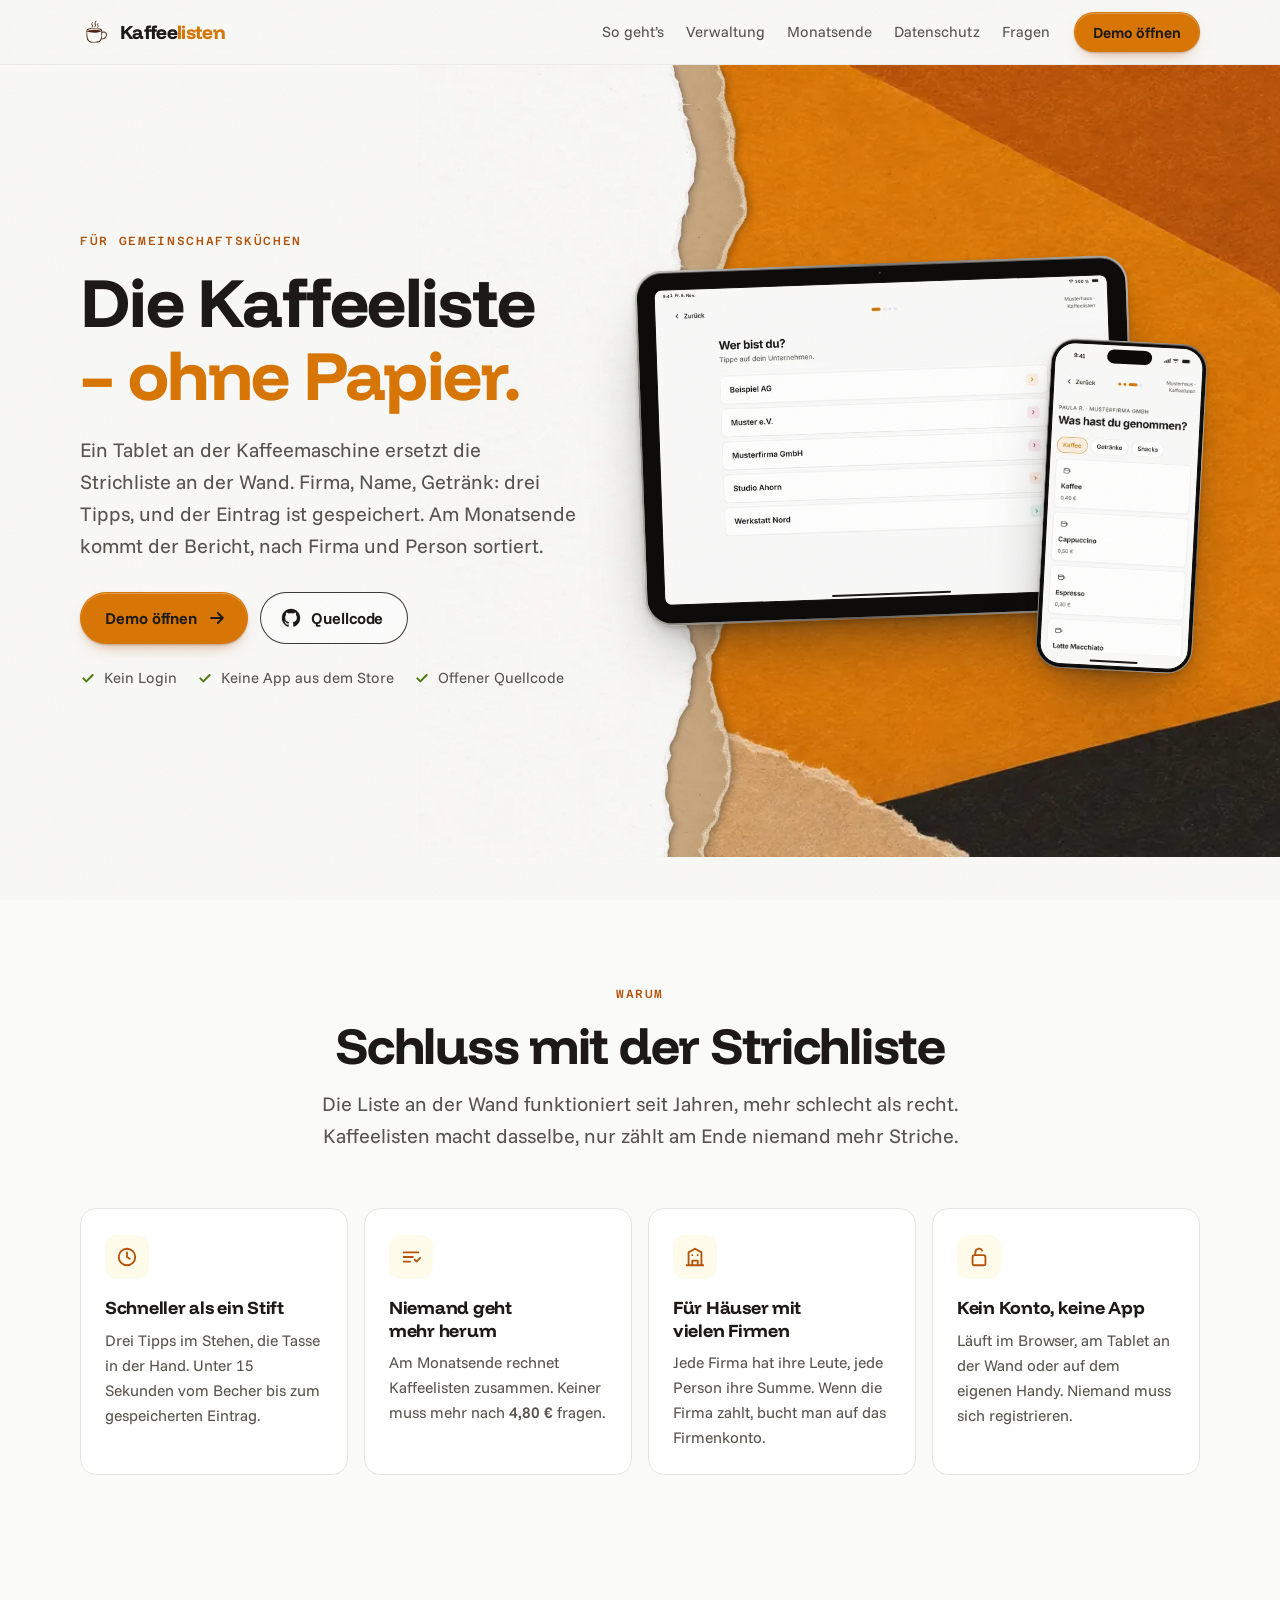
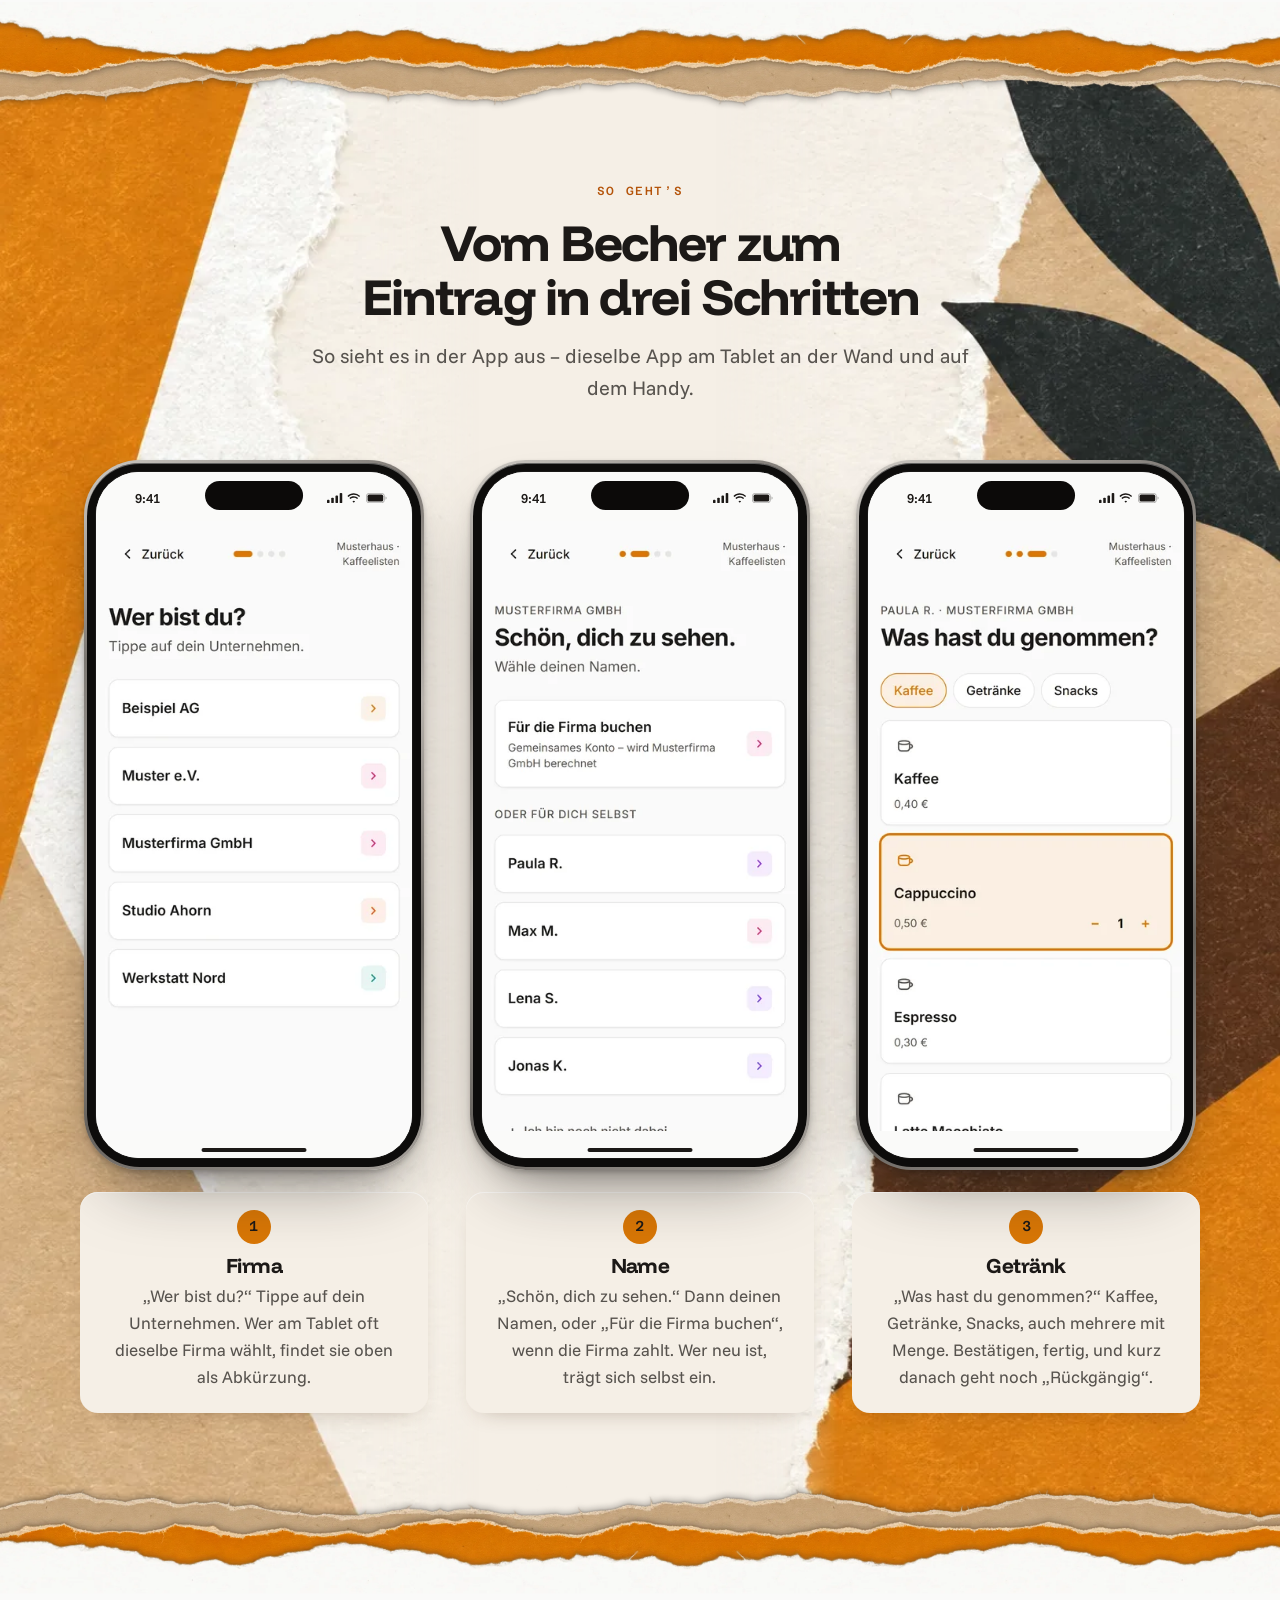
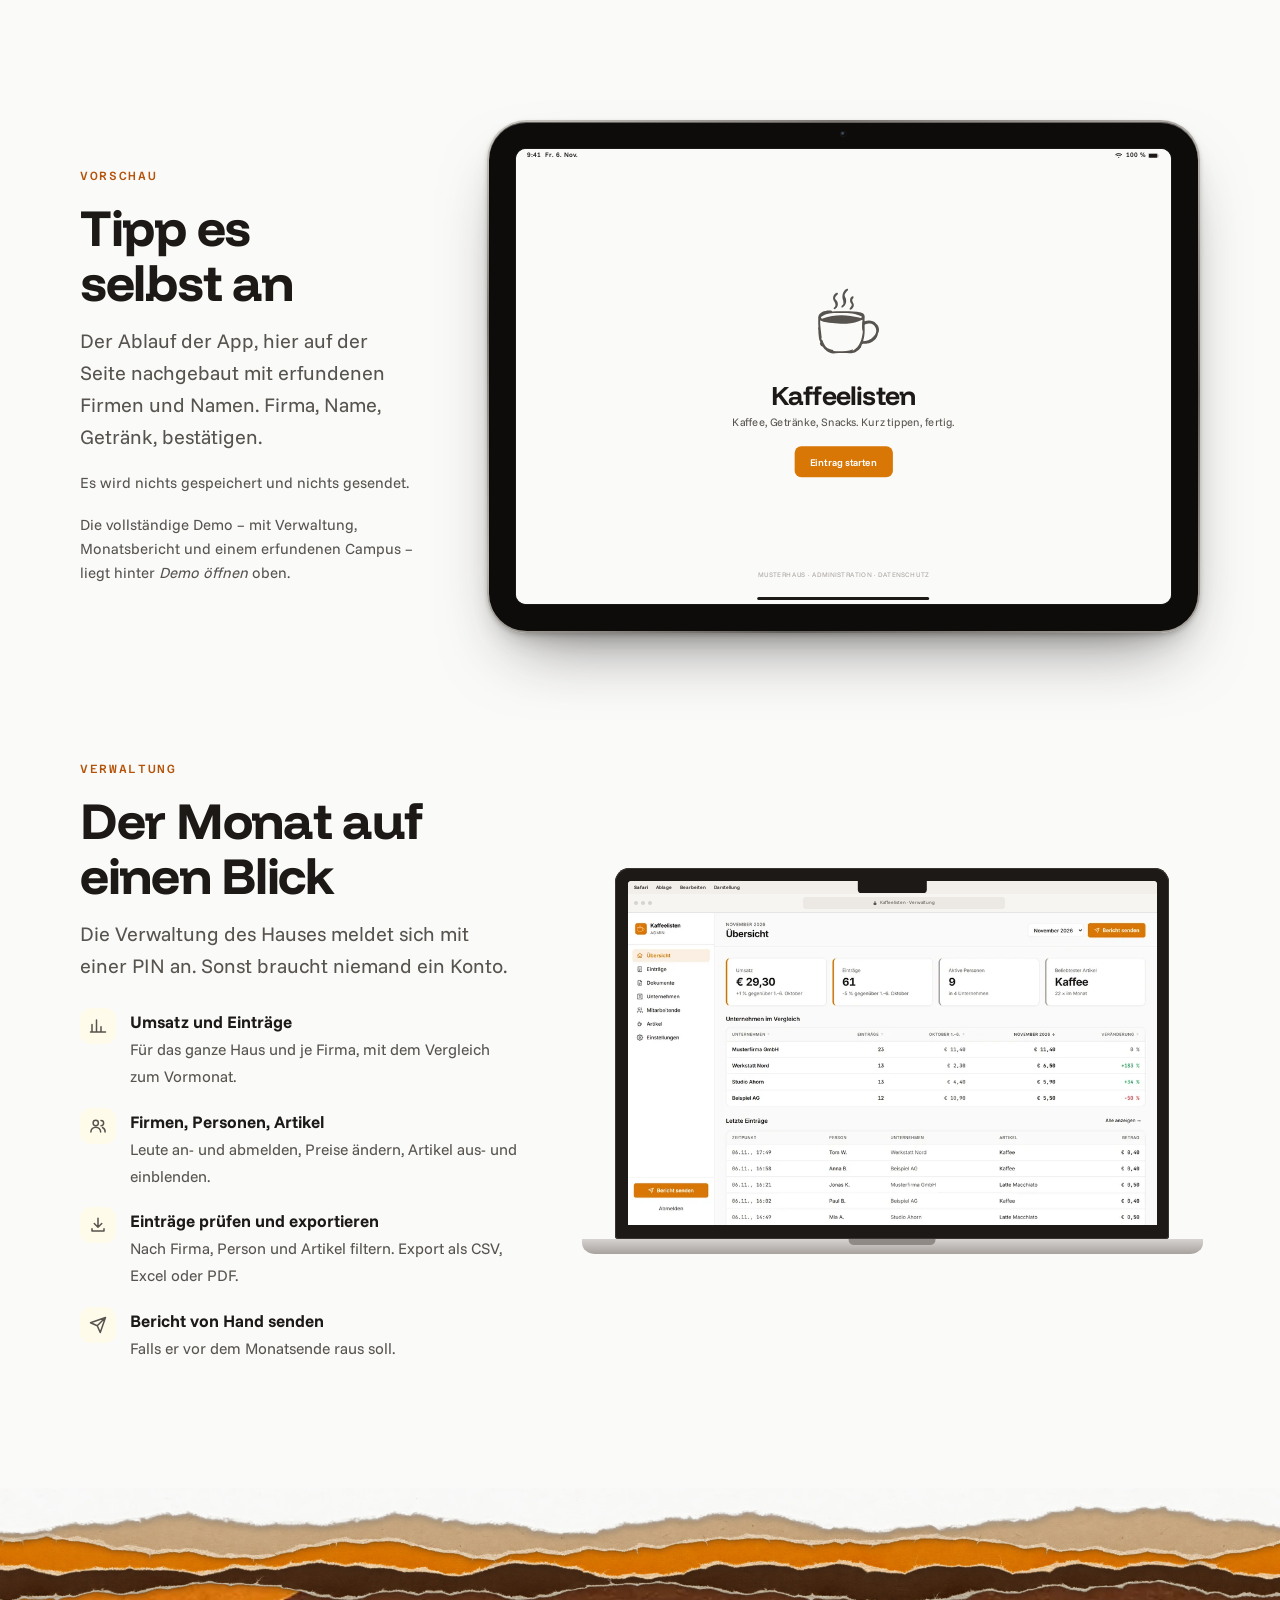
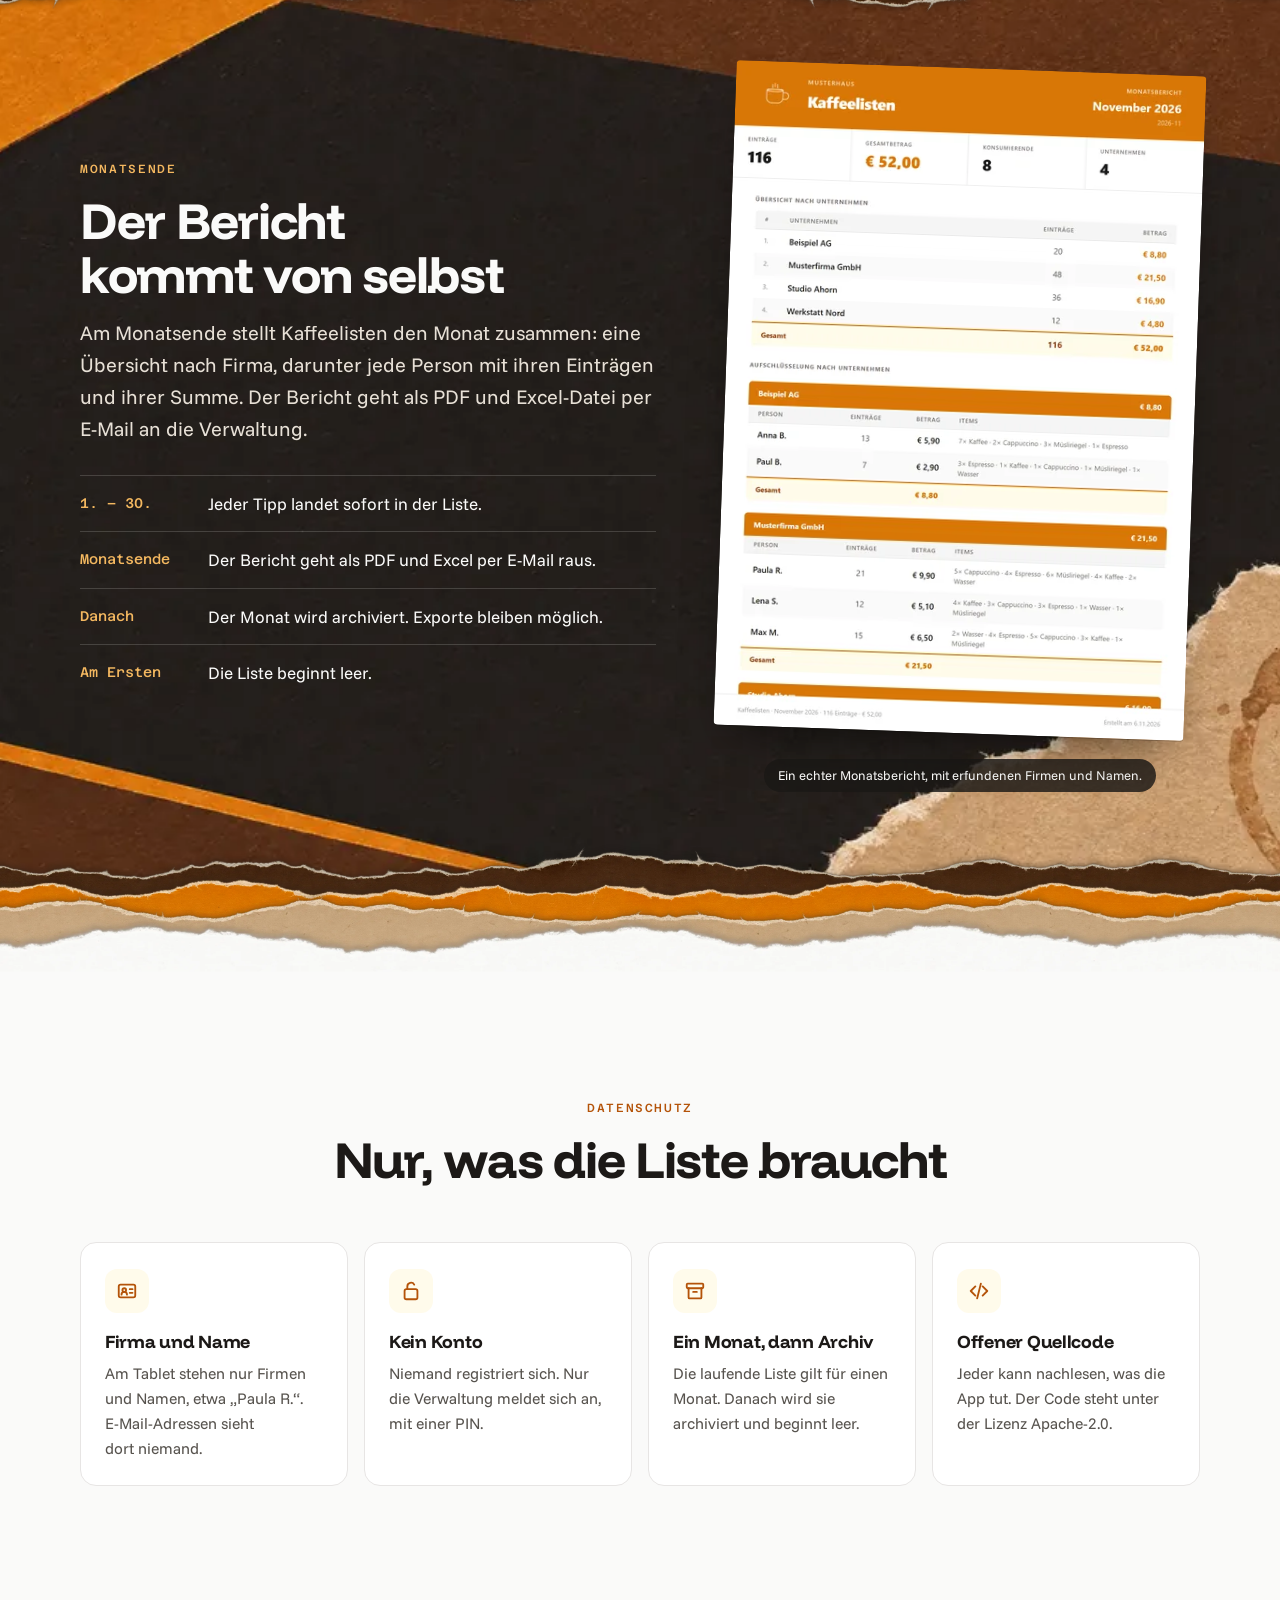
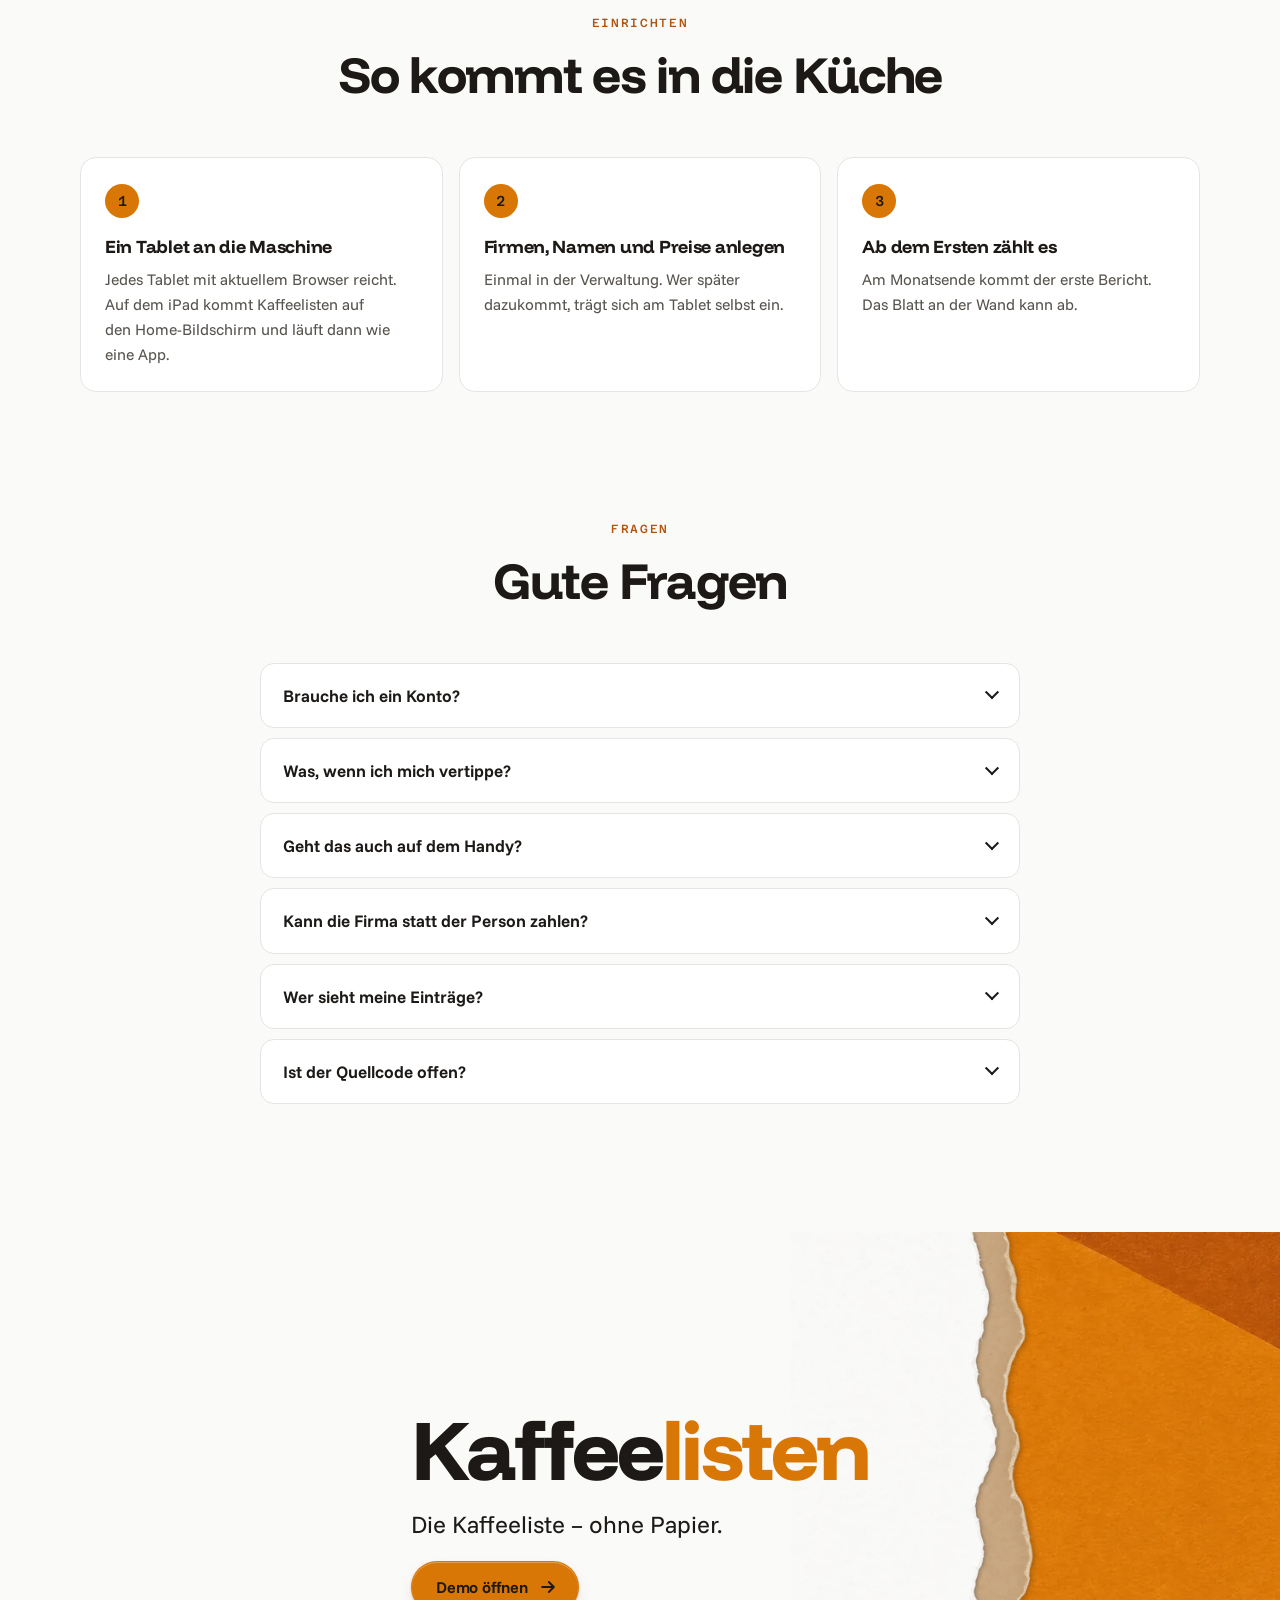
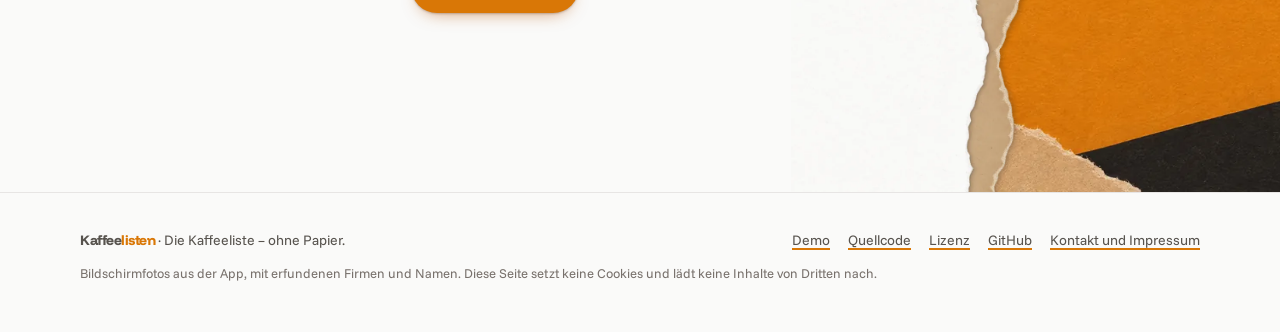
<file: index.html>
<!doctype html>
<html lang="de">
<head>
  <meta charset="utf-8">
  <meta name="viewport" content="width=device-width, initial-scale=1, viewport-fit=cover">
  <title>Kaffeelisten – Die Kaffeeliste ohne Papier</title>
  <meta name="description" content="Ein Tablet an der Kaffeemaschine ersetzt die Strichliste an der Wand. Firma, Name, Getränk. Am Monatsende kommt der Bericht, sortiert nach Firma und Person.">
  <meta name="theme-color" content="#FAFAF9">
  <link rel="canonical" href="https://kaffeelisten.de/">
  <link rel="icon" href="assets/logo.svg" type="image/svg+xml">
  <link rel="apple-touch-icon" href="assets/apple-touch-icon.png">
  <meta property="og:type" content="website">
  <meta property="og:locale" content="de_DE">
  <meta property="og:site_name" content="Kaffeelisten">
  <meta property="og:title" content="Kaffeelisten – Die Kaffeeliste ohne Papier">
  <meta property="og:description" content="Ein Tablet an der Kaffeemaschine. Firma, Name, Getränk. Am Monatsende kommt der Bericht von selbst.">
  <meta property="og:url" content="https://kaffeelisten.de/">
  <meta property="og:image" content="https://kaffeelisten.de/assets/og.jpg">
  <meta property="og:image:width" content="1200">
  <meta property="og:image:height" content="630">
  <meta property="og:image:alt" content="Ein Holztisch in einer Gemeinschaftsküche mit Tassen, einer Pflanze und einem Tablet. Darüber der Schriftzug Kaffeelisten.">
  <meta name="twitter:card" content="summary_large_image">
  <link rel="preload" href="assets/fonts/funnel-display-latin-wght-normal.woff2" as="font" type="font/woff2" crossorigin>
  <link rel="preload" href="assets/layers/planes-2560.webp" as="image" media="(min-width: 901px)">
  <link rel="stylesheet" href="styles.css">
  <script type="application/ld+json">
{
    "@context": "https://schema.org",
    "@graph": [
      {
        "@type": "Organization",
        "@id": "https://kaffeelisten.de/#organization",
        "name": "Kaffeelisten",
        "url": "https://kaffeelisten.de/",
        "logo": "https://kaffeelisten.de/assets/mark.svg",
        "sameAs": [
          "https://github.com/kaffeelisten"
        ]
      },
      {
        "@type": "WebSite",
        "@id": "https://kaffeelisten.de/#website",
        "url": "https://kaffeelisten.de/",
        "name": "Kaffeelisten",
        "inLanguage": "de-DE",
        "publisher": {
          "@id": "https://kaffeelisten.de/#organization"
        }
      },
      {
        "@type": "SoftwareApplication",
        "@id": "https://kaffeelisten.de/#app",
        "name": "Kaffeelisten",
        "applicationCategory": "BusinessApplication",
        "operatingSystem": "Web",
        "url": "https://kaffeelisten.de/",
        "inLanguage": "de-DE",
        "description": "Ein Tablet an der Kaffeemaschine ersetzt die Strichliste an der Wand. Firma, Name, Getränk. Am Monatsende kommt der Bericht, sortiert nach Firma und Person.",
        "license": "https://www.apache.org/licenses/LICENSE-2.0",
        "publisher": {
          "@id": "https://kaffeelisten.de/#organization"
        },
        "isAccessibleForFree": true,
        "offers": {
          "@type": "Offer",
          "price": "0",
          "priceCurrency": "EUR"
        },
        "author": [
          {
            "@type": "Person",
            "name": "Alexander Rudaev",
            "url": "https://github.com/arudaev"
          },
          {
            "@type": "Person",
            "name": "Fares Elbermawy",
            "url": "https://github.com/FaresM7"
          }
        ],
        "sameAs": [
          "https://github.com/kaffeelisten/kaffeelisten"
        ],
        "softwareHelp": {
          "@type": "CreativeWork",
          "url": "https://kaffeelisten.de/#fragen"
        }
      },
      {
        "@type": "FAQPage",
        "@id": "https://kaffeelisten.de/#faq",
        "inLanguage": "de-DE",
        "mainEntity": [
          {
            "@type": "Question",
            "name": "Brauche ich ein Konto?",
            "acceptedAnswer": {
              "@type": "Answer",
              "text": "Nein. Am Tablet tippst du Firma und Namen an. Nur die Verwaltung meldet sich an, mit einer PIN."
            }
          },
          {
            "@type": "Question",
            "name": "Was, wenn ich mich vertippe?",
            "acceptedAnswer": {
              "@type": "Answer",
              "text": "Direkt nach dem Speichern zeigt das Tablet „Rückgängig“. Ein Tipp, und der Eintrag ist wieder weg."
            }
          },
          {
            "@type": "Question",
            "name": "Geht das auch auf dem Handy?",
            "acceptedAnswer": {
              "@type": "Answer",
              "text": "Ja. Kaffeelisten läuft in jedem aktuellen Browser, am Tablet an der Wand genauso wie auf dem eigenen Handy."
            }
          },
          {
            "@type": "Question",
            "name": "Kann die Firma statt der Person zahlen?",
            "acceptedAnswer": {
              "@type": "Answer",
              "text": "Ja. Pro Firma lässt sich einstellen, ob die Leute für sich selbst buchen, für die Firma oder beides."
            }
          },
          {
            "@type": "Question",
            "name": "Wer sieht meine Einträge?",
            "acceptedAnswer": {
              "@type": "Answer",
              "text": "Die Verwaltung des Hauses. Im Monatsbericht stehen sie unter deiner Firma und deinem Namen."
            }
          },
          {
            "@type": "Question",
            "name": "Ist der Quellcode offen?",
            "acceptedAnswer": {
              "@type": "Answer",
              "text": "Ja. Er liegt auf GitHub unter der Lizenz Apache-2.0."
            }
          }
        ]
      }
    ]
  }
  </script>
</head>
<body>
  <a class="skip" href="#inhalt">Zum Inhalt springen</a>

  <header class="top">
    <div class="wrap top__inner">
      <a class="brand" href="./" aria-label="Kaffeelisten, zur Startseite">
        <img src="assets/logo.svg" width="30" height="30" alt="">
        <span class="wordmark">Kaffee<span class="am">listen</span></span>
      </a>
      <nav aria-label="Hauptnavigation">
        <ul class="nav">
          <li><a href="#so-gehts">So geht’s</a></li>
          <li><a href="#verwaltung">Verwaltung</a></li>
          <li><a href="#monatsende">Monatsende</a></li>
          <li><a href="#datenschutz">Datenschutz</a></li>
          <li><a href="#fragen">Fragen</a></li>
        </ul>
      </nav>
      <a class="btn btn--primary" href="https://demo.kaffeelisten.de" rel="noopener">Demo öffnen</a>
    </div>
  </header>

  <main id="inhalt">
    <section class="hero" aria-labelledby="hero-title">
      <div class="hero__fill" aria-hidden="true"></div>
      <img class="hero__tear" src="assets/layers/tear-hero-1480.webp" width="1480" height="2560" srcset="assets/layers/tear-hero-760.webp 760w, assets/layers/tear-hero-1480.webp 1480w" sizes="(min-width: 1200px) 480px, 40vw" alt="" aria-hidden="true">
      <div class="hero__planes" aria-hidden="true"><img src="assets/layers/planes-2560.webp" width="2560" height="1440" srcset="assets/layers/planes-1280.webp 1280w, assets/layers/planes-2560.webp 2560w" sizes="60vw" alt=""></div>
      <div class="wrap hero__grid">
        <div class="hero__copy">
          <p class="eyebrow">Für Gemeinschaftsküchen</p>
          <h1 id="hero-title">Die Kaffeeliste <span class="am">– ohne Papier.</span></h1>
          <p class="lede">Ein Tablet an der Kaffeemaschine ersetzt die Strichliste an der Wand. Firma, Name, Getränk: drei Tipps, und der Eintrag ist gespeichert. Am Monatsende kommt der Bericht, nach Firma und Person sortiert.</p>
          <div class="hero__ctas">
            <a class="btn btn--primary btn--go" href="https://demo.kaffeelisten.de" rel="noopener">Demo öffnen<svg viewBox="0 0 24 24" fill="none" stroke="currentColor" stroke-width="2.25" stroke-linecap="round" stroke-linejoin="round" aria-hidden="true"><path d="M5 12h14M13 6l6 6-6 6"/></svg></a>
            <a class="btn btn--ghost" href="https://github.com/kaffeelisten/kaffeelisten"><svg viewBox="0 0 24 24" aria-hidden="true"><path fill="currentColor" d="M12 1C5.9225 1 1 5.9225 1 12C1 16.8675 4.14875 20.9787 8.52125 22.4362C9.07125 22.5325 9.2775 22.2025 9.2775 21.9137C9.2775 21.6525 9.26375 20.7862 9.26375 19.865C6.5 20.3737 5.785 19.1912 5.565 18.5725C5.44125 18.2562 4.905 17.28 4.4375 17.0187C4.0525 16.8125 3.5025 16.3037 4.42375 16.29C5.29 16.2762 5.90875 17.0875 6.115 17.4175C7.105 19.0812 8.68625 18.6137 9.31875 18.325C9.415 17.61 9.70375 17.1287 10.02 16.8537C7.5725 16.5787 5.015 15.63 5.015 11.4225C5.015 10.2262 5.44125 9.23625 6.1425 8.46625C6.0325 8.19125 5.6475 7.06375 6.2525 5.55125C6.2525 5.55125 7.17375 5.2625 9.2775 6.67875C10.1575 6.43125 11.0925 6.3075 12.0275 6.3075C12.9625 6.3075 13.8975 6.43125 14.7775 6.67875C16.8813 5.24875 17.8025 5.55125 17.8025 5.55125C18.4075 7.06375 18.0225 8.19125 17.9125 8.46625C18.6138 9.23625 19.04 10.2125 19.04 11.4225C19.04 15.6437 16.4688 16.5787 14.0213 16.8537C14.42 17.1975 14.7638 17.8575 14.7638 18.8887C14.7638 20.36 14.75 21.5425 14.75 21.9137C14.75 22.2025 14.9563 22.5462 15.5063 22.4362C19.8513 20.9787 23 16.8537 23 12C23 5.9225 18.0775 1 12 1Z"/></svg>Quellcode</a>
          </div>
          <ul class="checks" aria-label="Auf einen Blick">
            <li><svg viewBox="0 0 24 24" fill="none" stroke="currentColor" stroke-width="3" stroke-linecap="round" stroke-linejoin="round" aria-hidden="true"><path d="M5 12.5l4.5 4.5L19 7.5"/></svg>Kein Login</li>
            <li><svg viewBox="0 0 24 24" fill="none" stroke="currentColor" stroke-width="3" stroke-linecap="round" stroke-linejoin="round" aria-hidden="true"><path d="M5 12.5l4.5 4.5L19 7.5"/></svg>Keine App aus dem Store</li>
            <li><svg viewBox="0 0 24 24" fill="none" stroke="currentColor" stroke-width="3" stroke-linecap="round" stroke-linejoin="round" aria-hidden="true"><path d="M5 12.5l4.5 4.5L19 7.5"/></svg>Offener Quellcode</li>
          </ul>
        </div>
        <div class="hero__stage">
          <figure class="ipad" aria-label="Kaffeelisten auf einem iPad Air"><div class="device__body"><div class="screen">
  <div class="statusbar" aria-hidden="true"><span>9:41&nbsp;&nbsp;Fr. 6. Nov.</span><span class="sb-r"><svg viewBox="0 0 16 12" aria-hidden="true"><g fill="currentColor"><path d="M8 2.2c2.4 0 4.6.9 6.3 2.5l1.2-1.3A10.8 10.8 0 0 0 8 .4C5.1.4 2.5 1.5.5 3.4l1.2 1.3A9 9 0 0 1 8 2.2Z"/><path d="M8 5.6c1.5 0 2.9.6 4 1.6l1.2-1.3A7.6 7.6 0 0 0 8 3.8c-2 0-3.8.8-5.2 2.1L4 7.2a5.7 5.7 0 0 1 4-1.6Z"/><path d="M8 9c.6 0 1.1.2 1.6.6L8 11.6 6.4 9.6C6.9 9.2 7.4 9 8 9Z"/></g></svg><span>100&nbsp;%</span><svg viewBox="0 0 27 13" aria-hidden="true"><rect x=".5" y=".5" width="23" height="12" rx="3.5" fill="none" stroke="currentColor" opacity=".4"/><rect x="2" y="2" width="20" height="9" rx="2" fill="currentColor"/><path d="M25 4.5v4c.8-.3 1.3-1.1 1.3-2s-.5-1.7-1.3-2Z" fill="currentColor" opacity=".4"/></svg></span></div>
  <img src="assets/app/ipad-2-firma-1180.webp" width="1180" height="776" srcset="assets/app/ipad-2-firma-700.webp 700w, assets/app/ipad-2-firma-1180.webp 1180w" sizes="(min-width: 901px) 46vw, 86vw" alt="Das Tablet fragt: Wer bist du? Darunter fünf Firmen zur Auswahl." fetchpriority="high">
  <div class="homebar" aria-hidden="true"></div>
</div></div></figure>
          <figure class="iphone" aria-label="Kaffeelisten auf einem iPhone 17 Pro"><div class="device__body"><div class="screen">
  <div class="statusbar" aria-hidden="true"><span>9:41</span><span class="sb-r"><svg viewBox="0 0 18 12" aria-hidden="true"><g fill="currentColor"><rect x="0" y="8" width="3" height="4" rx="1"/><rect x="5" y="5.5" width="3" height="6.5" rx="1"/><rect x="10" y="3" width="3" height="9" rx="1"/><rect x="15" y="0" width="3" height="12" rx="1"/></g></svg><svg viewBox="0 0 16 12" aria-hidden="true"><g fill="currentColor"><path d="M8 2.2c2.4 0 4.6.9 6.3 2.5l1.2-1.3A10.8 10.8 0 0 0 8 .4C5.1.4 2.5 1.5.5 3.4l1.2 1.3A9 9 0 0 1 8 2.2Z"/><path d="M8 5.6c1.5 0 2.9.6 4 1.6l1.2-1.3A7.6 7.6 0 0 0 8 3.8c-2 0-3.8.8-5.2 2.1L4 7.2a5.7 5.7 0 0 1 4-1.6Z"/><path d="M8 9c.6 0 1.1.2 1.6.6L8 11.6 6.4 9.6C6.9 9.2 7.4 9 8 9Z"/></g></svg><svg viewBox="0 0 27 13" aria-hidden="true"><rect x=".5" y=".5" width="23" height="12" rx="3.5" fill="none" stroke="currentColor" opacity=".4"/><rect x="2" y="2" width="20" height="9" rx="2" fill="currentColor"/><path d="M25 4.5v4c.8-.3 1.3-1.1 1.3-2s-.5-1.7-1.3-2Z" fill="currentColor" opacity=".4"/></svg></span></div>
  <img src="assets/app/phone-4-getraenk-804.webp" width="804" height="1556" srcset="assets/app/phone-4-getraenk-402.webp 402w, assets/app/phone-4-getraenk-804.webp 804w" sizes="(min-width: 901px) 14vw, 29vw" alt="Auf dem Handy: Was hast du genommen? mit Kaffee, Cappuccino, Espresso und Latte Macchiato." fetchpriority="high">
  <div class="homebar" aria-hidden="true"></div>
</div></div></figure>
        </div>
      </div>
    </section>

    <section class="section" aria-labelledby="warum-title">
      <div class="wrap">
        <div class="head">
          <p class="eyebrow">Warum</p>
          <h2 id="warum-title">Schluss mit der Strichliste</h2>
          <p class="lede">Die Liste an der Wand funktioniert seit Jahren, mehr schlecht als recht. Kaffeelisten macht dasselbe, nur zählt am Ende niemand mehr Striche.</p>
        </div>
        <div class="cards">
          <article class="card"><span class="icon"><svg viewBox="0 0 24 24" fill="none" stroke="currentColor" stroke-width="2" stroke-linecap="round" stroke-linejoin="round" aria-hidden="true"><circle cx="12" cy="12" r="9"/><path d="M12 7v5l3 2"/></svg></span><h3>Schneller als ein Stift</h3><p>Drei Tipps im Stehen, die Tasse in der Hand. Unter 15 Sekunden vom Becher bis zum gespeicherten Eintrag.</p></article>
          <article class="card"><span class="icon"><svg viewBox="0 0 24 24" fill="none" stroke="currentColor" stroke-width="2" stroke-linecap="round" stroke-linejoin="round" aria-hidden="true"><path d="M4 7h16M4 12h10M4 17h7"/><path d="M16 15l2 2 4-4"/></svg></span><h3>Niemand geht mehr herum</h3><p>Am Monatsende rechnet Kaffeelisten zusammen. Keiner muss mehr nach <span class="num">4,80&nbsp;€</span> fragen.</p></article>
          <article class="card"><span class="icon"><svg viewBox="0 0 24 24" fill="none" stroke="currentColor" stroke-width="2" stroke-linecap="round" stroke-linejoin="round" aria-hidden="true"><path d="M3 21h18M5 21V7l7-4 7 4v14"/><path d="M9 21v-5h6v5M9 10h.01M15 10h.01"/></svg></span><h3>Für Häuser mit vielen Firmen</h3><p>Jede Firma hat ihre Leute, jede Person ihre Summe. Wenn die Firma zahlt, bucht man auf das Firmenkonto.</p></article>
          <article class="card"><span class="icon"><svg viewBox="0 0 24 24" fill="none" stroke="currentColor" stroke-width="2" stroke-linecap="round" stroke-linejoin="round" aria-hidden="true"><rect x="5" y="10" width="14" height="11" rx="2"/><path d="M8 10V7a4 4 0 0 1 7.5-2"/></svg></span><h3>Kein Konto, keine App</h3><p>Läuft im Browser, am Tablet an der Wand oder auf dem eigenen Handy. Niemand muss sich registrieren.</p></article>
        </div>
      </div>
    </section>

    <section id="so-gehts" class="band band--light" aria-labelledby="schritte-title">
      <div class="band__bg band__bg--edges" aria-hidden="true"></div>
      <div class="wrap">
        <div class="head">
          <p class="eyebrow">So geht’s</p>
          <h2 id="schritte-title">Vom Becher zum Eintrag in drei Schritten</h2>
          <p class="lede">So sieht es in der App aus – dieselbe App am Tablet an der Wand und auf dem Handy.</p>
        </div>
        <ol class="steps">
      <li>
        <div class="device-slot">
          <figure class="iphone" aria-label="Handy: Firma"><div class="device__body"><div class="screen">
  <div class="statusbar" aria-hidden="true"><span>9:41</span><span class="sb-r"><svg viewBox="0 0 18 12" aria-hidden="true"><g fill="currentColor"><rect x="0" y="8" width="3" height="4" rx="1"/><rect x="5" y="5.5" width="3" height="6.5" rx="1"/><rect x="10" y="3" width="3" height="9" rx="1"/><rect x="15" y="0" width="3" height="12" rx="1"/></g></svg><svg viewBox="0 0 16 12" aria-hidden="true"><g fill="currentColor"><path d="M8 2.2c2.4 0 4.6.9 6.3 2.5l1.2-1.3A10.8 10.8 0 0 0 8 .4C5.1.4 2.5 1.5.5 3.4l1.2 1.3A9 9 0 0 1 8 2.2Z"/><path d="M8 5.6c1.5 0 2.9.6 4 1.6l1.2-1.3A7.6 7.6 0 0 0 8 3.8c-2 0-3.8.8-5.2 2.1L4 7.2a5.7 5.7 0 0 1 4-1.6Z"/><path d="M8 9c.6 0 1.1.2 1.6.6L8 11.6 6.4 9.6C6.9 9.2 7.4 9 8 9Z"/></g></svg><svg viewBox="0 0 27 13" aria-hidden="true"><rect x=".5" y=".5" width="23" height="12" rx="3.5" fill="none" stroke="currentColor" opacity=".4"/><rect x="2" y="2" width="20" height="9" rx="2" fill="currentColor"/><path d="M25 4.5v4c.8-.3 1.3-1.1 1.3-2s-.5-1.7-1.3-2Z" fill="currentColor" opacity=".4"/></svg></span></div>
  <img src="assets/app/phone-2-firma-804.webp" width="804" height="1556" srcset="assets/app/phone-2-firma-402.webp 402w, assets/app/phone-2-firma-804.webp 804w" sizes="(min-width: 861px) 340px, min(100vw - 48px, 340px)" alt="Bildschirm Wer bist du? mit fünf Firmen zur Auswahl" loading="lazy" decoding="async">
  <div class="homebar" aria-hidden="true"></div>
</div></div></figure>
        </div>
        <div><span class="step-n">1</span><h3>Firma</h3><p>„Wer bist du?“ Tippe auf dein Unternehmen. Wer am Tablet oft dieselbe Firma wählt, findet sie oben als Abkürzung.</p></div>
      </li>
      <li>
        <div class="device-slot">
          <figure class="iphone" aria-label="Handy: Name"><div class="device__body"><div class="screen">
  <div class="statusbar" aria-hidden="true"><span>9:41</span><span class="sb-r"><svg viewBox="0 0 18 12" aria-hidden="true"><g fill="currentColor"><rect x="0" y="8" width="3" height="4" rx="1"/><rect x="5" y="5.5" width="3" height="6.5" rx="1"/><rect x="10" y="3" width="3" height="9" rx="1"/><rect x="15" y="0" width="3" height="12" rx="1"/></g></svg><svg viewBox="0 0 16 12" aria-hidden="true"><g fill="currentColor"><path d="M8 2.2c2.4 0 4.6.9 6.3 2.5l1.2-1.3A10.8 10.8 0 0 0 8 .4C5.1.4 2.5 1.5.5 3.4l1.2 1.3A9 9 0 0 1 8 2.2Z"/><path d="M8 5.6c1.5 0 2.9.6 4 1.6l1.2-1.3A7.6 7.6 0 0 0 8 3.8c-2 0-3.8.8-5.2 2.1L4 7.2a5.7 5.7 0 0 1 4-1.6Z"/><path d="M8 9c.6 0 1.1.2 1.6.6L8 11.6 6.4 9.6C6.9 9.2 7.4 9 8 9Z"/></g></svg><svg viewBox="0 0 27 13" aria-hidden="true"><rect x=".5" y=".5" width="23" height="12" rx="3.5" fill="none" stroke="currentColor" opacity=".4"/><rect x="2" y="2" width="20" height="9" rx="2" fill="currentColor"/><path d="M25 4.5v4c.8-.3 1.3-1.1 1.3-2s-.5-1.7-1.3-2Z" fill="currentColor" opacity=".4"/></svg></span></div>
  <img src="assets/app/phone-3-name-804.webp" width="804" height="1556" srcset="assets/app/phone-3-name-402.webp 402w, assets/app/phone-3-name-804.webp 804w" sizes="(min-width: 861px) 340px, min(100vw - 48px, 340px)" alt="Bildschirm Schön, dich zu sehen. mit Für die Firma buchen und vier Namen" loading="lazy" decoding="async">
  <div class="homebar" aria-hidden="true"></div>
</div></div></figure>
        </div>
        <div><span class="step-n">2</span><h3>Name</h3><p>„Schön, dich zu sehen.“ Dann deinen Namen, oder „Für die Firma buchen“, wenn die Firma zahlt. Wer neu ist, trägt sich selbst ein.</p></div>
      </li>
      <li>
        <div class="device-slot">
          <figure class="iphone" aria-label="Handy: Getränk"><div class="device__body"><div class="screen">
  <div class="statusbar" aria-hidden="true"><span>9:41</span><span class="sb-r"><svg viewBox="0 0 18 12" aria-hidden="true"><g fill="currentColor"><rect x="0" y="8" width="3" height="4" rx="1"/><rect x="5" y="5.5" width="3" height="6.5" rx="1"/><rect x="10" y="3" width="3" height="9" rx="1"/><rect x="15" y="0" width="3" height="12" rx="1"/></g></svg><svg viewBox="0 0 16 12" aria-hidden="true"><g fill="currentColor"><path d="M8 2.2c2.4 0 4.6.9 6.3 2.5l1.2-1.3A10.8 10.8 0 0 0 8 .4C5.1.4 2.5 1.5.5 3.4l1.2 1.3A9 9 0 0 1 8 2.2Z"/><path d="M8 5.6c1.5 0 2.9.6 4 1.6l1.2-1.3A7.6 7.6 0 0 0 8 3.8c-2 0-3.8.8-5.2 2.1L4 7.2a5.7 5.7 0 0 1 4-1.6Z"/><path d="M8 9c.6 0 1.1.2 1.6.6L8 11.6 6.4 9.6C6.9 9.2 7.4 9 8 9Z"/></g></svg><svg viewBox="0 0 27 13" aria-hidden="true"><rect x=".5" y=".5" width="23" height="12" rx="3.5" fill="none" stroke="currentColor" opacity=".4"/><rect x="2" y="2" width="20" height="9" rx="2" fill="currentColor"/><path d="M25 4.5v4c.8-.3 1.3-1.1 1.3-2s-.5-1.7-1.3-2Z" fill="currentColor" opacity=".4"/></svg></span></div>
  <img src="assets/app/phone-5-gewaehlt-804.webp" width="804" height="1556" srcset="assets/app/phone-5-gewaehlt-402.webp 402w, assets/app/phone-5-gewaehlt-804.webp 804w" sizes="(min-width: 861px) 340px, min(100vw - 48px, 340px)" alt="Bildschirm Was hast du genommen? mit einem ausgewählten Cappuccino" loading="lazy" decoding="async">
  <div class="homebar" aria-hidden="true"></div>
</div></div></figure>
        </div>
        <div><span class="step-n">3</span><h3>Getränk</h3><p>„Was hast du genommen?“ Kaffee, Getränke, Snacks, auch mehrere mit Menge. Bestätigen, fertig, und kurz danach geht noch „Rückgängig“.</p></div>
      </li>
        </ol>
      </div>
    </section>

    <section id="ausprobieren" class="section" aria-labelledby="probe-title">
      <div class="wrap try">
        <div class="try__copy">
          <p class="eyebrow">Vorschau</p>
          <h2 id="probe-title">Tipp es selbst an</h2>
          <p class="lede">Der Ablauf der App, hier auf der Seite nachgebaut mit erfundenen Firmen und Namen. Firma, Name, Getränk, bestätigen.</p>
          <p class="note">Es wird nichts gespeichert und nichts gesendet.</p>
          <p class="note">Die vollständige Demo – mit Verwaltung, Monatsbericht und einem erfundenen Campus – liegt hinter <em>Demo öffnen</em> oben.</p>
        </div>
        <div class="try__device">
          <figure class="ipad" aria-label="Ausprobieren auf dem iPad"><div class="device__body"><div class="screen">
  <div class="statusbar" aria-hidden="true"><span>9:41&nbsp;&nbsp;Fr. 6. Nov.</span><span class="sb-r"><svg viewBox="0 0 16 12" aria-hidden="true"><g fill="currentColor"><path d="M8 2.2c2.4 0 4.6.9 6.3 2.5l1.2-1.3A10.8 10.8 0 0 0 8 .4C5.1.4 2.5 1.5.5 3.4l1.2 1.3A9 9 0 0 1 8 2.2Z"/><path d="M8 5.6c1.5 0 2.9.6 4 1.6l1.2-1.3A7.6 7.6 0 0 0 8 3.8c-2 0-3.8.8-5.2 2.1L4 7.2a5.7 5.7 0 0 1 4-1.6Z"/><path d="M8 9c.6 0 1.1.2 1.6.6L8 11.6 6.4 9.6C6.9 9.2 7.4 9 8 9Z"/></g></svg><span>100&nbsp;%</span><svg viewBox="0 0 27 13" aria-hidden="true"><rect x=".5" y=".5" width="23" height="12" rx="3.5" fill="none" stroke="currentColor" opacity=".4"/><rect x="2" y="2" width="20" height="9" rx="2" fill="currentColor"/><path d="M25 4.5v4c.8-.3 1.3-1.1 1.3-2s-.5-1.7-1.3-2Z" fill="currentColor" opacity=".4"/></svg></span></div>
  <div class="kiosk-host" data-kiosk="ipad"></div>
  <div class="homebar" aria-hidden="true"></div>
</div></div></figure>
          <figure class="iphone" aria-label="Ausprobieren auf dem iPhone"><div class="device__body"><div class="screen">
  <div class="statusbar" aria-hidden="true"><span>9:41</span><span class="sb-r"><svg viewBox="0 0 18 12" aria-hidden="true"><g fill="currentColor"><rect x="0" y="8" width="3" height="4" rx="1"/><rect x="5" y="5.5" width="3" height="6.5" rx="1"/><rect x="10" y="3" width="3" height="9" rx="1"/><rect x="15" y="0" width="3" height="12" rx="1"/></g></svg><svg viewBox="0 0 16 12" aria-hidden="true"><g fill="currentColor"><path d="M8 2.2c2.4 0 4.6.9 6.3 2.5l1.2-1.3A10.8 10.8 0 0 0 8 .4C5.1.4 2.5 1.5.5 3.4l1.2 1.3A9 9 0 0 1 8 2.2Z"/><path d="M8 5.6c1.5 0 2.9.6 4 1.6l1.2-1.3A7.6 7.6 0 0 0 8 3.8c-2 0-3.8.8-5.2 2.1L4 7.2a5.7 5.7 0 0 1 4-1.6Z"/><path d="M8 9c.6 0 1.1.2 1.6.6L8 11.6 6.4 9.6C6.9 9.2 7.4 9 8 9Z"/></g></svg><svg viewBox="0 0 27 13" aria-hidden="true"><rect x=".5" y=".5" width="23" height="12" rx="3.5" fill="none" stroke="currentColor" opacity=".4"/><rect x="2" y="2" width="20" height="9" rx="2" fill="currentColor"/><path d="M25 4.5v4c.8-.3 1.3-1.1 1.3-2s-.5-1.7-1.3-2Z" fill="currentColor" opacity=".4"/></svg></span></div>
  <div class="kiosk-host" data-kiosk="phone"></div>
  <div class="homebar" aria-hidden="true"></div>
</div></div></figure>
          <noscript><p class="note">Zum Ausprobieren braucht diese Vorschau JavaScript. Der Rest der Seite nicht.</p></noscript>
        </div>
      </div>
    </section>

    <section id="verwaltung" class="section" aria-labelledby="verwaltung-title" style="padding-top:0">
      <div class="wrap split">
        <div>
          <p class="eyebrow">Verwaltung</p>
          <h2 id="verwaltung-title">Der Monat auf einen Blick</h2>
          <p class="lede">Die Verwaltung des Hauses meldet sich mit einer PIN an. Sonst braucht niemand ein Konto.</p>
          <ul class="feats">
            <li><span class="icon"><svg viewBox="0 0 24 24" fill="none" stroke="currentColor" stroke-width="2" stroke-linecap="round" stroke-linejoin="round" aria-hidden="true"><path d="M4 20V10M10 20V4M16 20v-7M22 20H2"/></svg></span><div><strong>Umsatz und Einträge</strong><span>Für das ganze Haus und je Firma, mit dem Vergleich zum Vormonat.</span></div></li>
            <li><span class="icon"><svg viewBox="0 0 24 24" fill="none" stroke="currentColor" stroke-width="2" stroke-linecap="round" stroke-linejoin="round" aria-hidden="true"><circle cx="9" cy="8" r="3.5"/><path d="M2.5 20a6.5 6.5 0 0 1 13 0"/><path d="M16 4.5a3.5 3.5 0 0 1 0 7M18 14a6.5 6.5 0 0 1 3.5 6"/></svg></span><div><strong>Firmen, Personen, Artikel</strong><span>Leute an- und abmelden, Preise ändern, Artikel aus- und einblenden.</span></div></li>
            <li><span class="icon"><svg viewBox="0 0 24 24" fill="none" stroke="currentColor" stroke-width="2" stroke-linecap="round" stroke-linejoin="round" aria-hidden="true"><path d="M12 3v12M7 10l5 5 5-5"/><path d="M4 17v3h16v-3"/></svg></span><div><strong>Einträge prüfen und exportieren</strong><span>Nach Firma, Person und Artikel filtern. Export als CSV, Excel oder PDF.</span></div></li>
            <li><span class="icon"><svg viewBox="0 0 24 24" fill="none" stroke="currentColor" stroke-width="2" stroke-linecap="round" stroke-linejoin="round" aria-hidden="true"><path d="M22 2L11 13M22 2l-7 20-4-9-9-4 20-7Z"/></svg></span><div><strong>Bericht von Hand senden</strong><span>Falls er vor dem Monatsende raus soll.</span></div></li>
          </ul>
        </div>
        <div>
          <figure class="mac" aria-label="Die Verwaltung auf einem MacBook Air"><div class="lid"><div class="screen">
  <div class="menubar" aria-hidden="true"><span>Safari</span><span>Ablage</span><span>Bearbeiten</span><span>Darstellung</span></div>
  <div class="toolbar" aria-hidden="true"><span class="lights"><i></i><i></i><i></i></span><span class="url"><svg viewBox="0 0 12 14" aria-hidden="true"><path fill="currentColor" d="M3 6V4a3 3 0 1 1 6 0v2h.5A1.5 1.5 0 0 1 11 7.5v5A1.5 1.5 0 0 1 9.5 14h-7A1.5 1.5 0 0 1 1 12.5v-5A1.5 1.5 0 0 1 2.5 6H3Zm1.5 0h3V4a1.5 1.5 0 1 0-3 0v2Z"/></svg><span>Kaffeelisten · Verwaltung</span></span></div>
  <img src="assets/app/mac-admin-1470.webp" width="1470" height="867" srcset="assets/app/mac-admin-900.webp 900w, assets/app/mac-admin-1470.webp 1470w" sizes="(min-width: 900px) 56vw, 92vw" alt="Die Übersicht der Verwaltung: Umsatz, Einträge, aktive Personen, beliebtester Artikel, Unternehmen im Vergleich und die letzten Einträge." loading="lazy" decoding="async">
</div></div><div class="base" aria-hidden="true"></div></figure>
        </div>
      </div>
    </section>

    <section id="monatsende" class="band band--dark" aria-labelledby="monat-title">
      <div class="band__bg" aria-hidden="true"><img src="assets/layers/band-dark-2560.webp" width="2560" height="1440" srcset="assets/layers/band-dark-1280.webp 1280w, assets/layers/band-dark-2560.webp 2560w" sizes="100vw" alt="" loading="lazy"></div>
      <div class="wrap month">
        <div>
          <p class="eyebrow">Monatsende</p>
          <h2 id="monat-title">Der Bericht kommt von selbst</h2>
          <p class="lede">Am Monatsende stellt Kaffeelisten den Monat zusammen: eine Übersicht nach Firma, darunter jede Person mit ihren Einträgen und ihrer Summe. Der Bericht geht als PDF und Excel-Datei per E-Mail an die Verwaltung.</p>
          <ol class="timeline">
            <li><span class="num">1. – 30.</span><span>Jeder Tipp landet sofort in der Liste.</span></li>
            <li><span class="num">Monatsende</span><span>Der Bericht geht als PDF und Excel per E-Mail raus.</span></li>
            <li><span class="num">Danach</span><span>Der Monat wird archiviert. Exporte bleiben möglich.</span></li>
            <li><span class="num">Am Ersten</span><span>Die Liste beginnt leer.</span></li>
          </ol>
        </div>
        <figure class="sheet">
          <img src="assets/app/report-794.webp" srcset="assets/app/report-500.webp 500w, assets/app/report-794.webp 794w" sizes="(min-width: 900px) 470px, 92vw" width="794" height="1123" loading="lazy" decoding="async"
               alt="Erste Seite eines Monatsberichts für November: 116 Einträge, 52 Euro, Übersicht nach Unternehmen und Aufschlüsselung nach Person.">
          <figcaption>Ein echter Monatsbericht, mit erfundenen Firmen und Namen.</figcaption>
        </figure>
      </div>
    </section>

    <section id="datenschutz" class="section" aria-labelledby="ds-title">
      <div class="wrap">
        <div class="head">
          <p class="eyebrow">Datenschutz</p>
          <h2 id="ds-title">Nur, was die Liste braucht</h2>
        </div>
        <div class="cards">
          <article class="card"><span class="icon"><svg viewBox="0 0 24 24" fill="none" stroke="currentColor" stroke-width="2" stroke-linecap="round" stroke-linejoin="round" aria-hidden="true"><rect x="3" y="5" width="18" height="14" rx="2"/><circle cx="9" cy="11" r="2"/><path d="M6 16a3 3 0 0 1 6 0M15 10h3M15 14h3"/></svg></span><h3>Firma und Name</h3><p>Am Tablet stehen nur Firmen und Namen, etwa „Paula&nbsp;R.“. E-Mail-Adressen sieht dort niemand.</p></article>
          <article class="card"><span class="icon"><svg viewBox="0 0 24 24" fill="none" stroke="currentColor" stroke-width="2" stroke-linecap="round" stroke-linejoin="round" aria-hidden="true"><rect x="5" y="10" width="14" height="11" rx="2"/><path d="M8 10V7a4 4 0 0 1 7.5-2"/></svg></span><h3>Kein Konto</h3><p>Niemand registriert sich. Nur die Verwaltung meldet sich an, mit einer PIN.</p></article>
          <article class="card"><span class="icon"><svg viewBox="0 0 24 24" fill="none" stroke="currentColor" stroke-width="2" stroke-linecap="round" stroke-linejoin="round" aria-hidden="true"><rect x="3" y="4" width="18" height="5" rx="1"/><path d="M5 9v10a1 1 0 0 0 1 1h12a1 1 0 0 0 1-1V9M10 13h4"/></svg></span><h3>Ein Monat, dann Archiv</h3><p>Die laufende Liste gilt für einen Monat. Danach wird sie archiviert und beginnt leer.</p></article>
          <article class="card"><span class="icon"><svg viewBox="0 0 24 24" fill="none" stroke="currentColor" stroke-width="2" stroke-linecap="round" stroke-linejoin="round" aria-hidden="true"><path d="M8 7l-5 5 5 5M16 7l5 5-5 5M14 4l-4 16"/></svg></span><h3>Offener Quellcode</h3><p>Jeder kann nachlesen, was die App tut. Der Code steht unter der Lizenz Apache-2.0.</p></article>
        </div>
      </div>
    </section>

    <section class="section" aria-labelledby="start-title" style="padding-top:0">
      <div class="wrap">
        <div class="head">
          <p class="eyebrow">Einrichten</p>
          <h2 id="start-title">So kommt es in die Küche</h2>
        </div>
        <div class="how3">
          <article class="card"><span class="step-n">1</span><h3>Ein Tablet an die Maschine</h3><p>Jedes Tablet mit aktuellem Browser reicht. Auf dem iPad kommt Kaffeelisten auf den Home-Bildschirm und läuft dann wie eine App.</p></article>
          <article class="card"><span class="step-n">2</span><h3>Firmen, Namen und Preise anlegen</h3><p>Einmal in der Verwaltung. Wer später dazukommt, trägt sich am Tablet selbst ein.</p></article>
          <article class="card"><span class="step-n">3</span><h3>Ab dem Ersten zählt es</h3><p>Am Monatsende kommt der erste Bericht. Das Blatt an der Wand kann ab.</p></article>
        </div>
      </div>
    </section>

    <section id="fragen" class="section" aria-labelledby="faq-title" style="padding-top:0">
      <div class="wrap">
        <div class="head">
          <p class="eyebrow">Fragen</p>
          <h2 id="faq-title">Gute Fragen</h2>
        </div>
        <div class="faq">
          <details><summary>Brauche ich ein Konto?</summary><p>Nein. Am Tablet tippst du Firma und Namen an. Nur die Verwaltung meldet sich an, mit einer PIN.</p></details>
          <details><summary>Was, wenn ich mich vertippe?</summary><p>Direkt nach dem Speichern zeigt das Tablet „Rückgängig“. Ein Tipp, und der Eintrag ist wieder weg.</p></details>
          <details><summary>Geht das auch auf dem Handy?</summary><p>Ja. Kaffeelisten läuft in jedem aktuellen Browser, am Tablet an der Wand genauso wie auf dem eigenen Handy.</p></details>
          <details><summary>Kann die Firma statt der Person zahlen?</summary><p>Ja. Pro Firma lässt sich einstellen, ob die Leute für sich selbst buchen, für die Firma oder beides.</p></details>
          <details><summary>Wer sieht meine Einträge?</summary><p>Die Verwaltung des Hauses. Im Monatsbericht stehen sie unter deiner Firma und deinem Namen.</p></details>
          <details><summary>Ist der Quellcode offen?</summary><p>Ja. Er liegt auf GitHub unter der Lizenz Apache-2.0.</p></details>
        </div>
      </div>
    </section>

    <section class="closing" aria-labelledby="schluss-title">
      <div class="hero__fill" aria-hidden="true"></div>
      <img class="hero__tear" src="assets/layers/tear-hero-1480.webp" width="1480" height="2560" srcset="assets/layers/tear-hero-760.webp 760w, assets/layers/tear-hero-1480.webp 1480w" sizes="(min-width: 1200px) 480px, 40vw" alt="" aria-hidden="true" loading="lazy">
      <div class="hero__planes" aria-hidden="true"><img src="assets/layers/planes-2560.webp" width="2560" height="1440" srcset="assets/layers/planes-1280.webp 1280w, assets/layers/planes-2560.webp 2560w" sizes="50vw" alt="" loading="lazy"></div>
      <div class="wrap">
        <div class="closing__copy">
          <h2 id="schluss-title" class="wordmark">Kaffee<span class="am">listen</span></h2>
          <p>Die Kaffeeliste – ohne Papier.</p>
          <a class="btn btn--primary btn--go" href="https://demo.kaffeelisten.de" rel="noopener">Demo öffnen<svg viewBox="0 0 24 24" fill="none" stroke="currentColor" stroke-width="2.25" stroke-linecap="round" stroke-linejoin="round" aria-hidden="true"><path d="M5 12h14M13 6l6 6-6 6"/></svg></a>
        </div>
      </div>
    </section>
  </main>

  <footer class="foot">
    <div class="wrap foot__inner">
      <p><span class="wordmark">Kaffee<span class="am">listen</span></span> · Die Kaffeeliste – ohne Papier.</p>
      <nav aria-label="Weitere Links">
        <a href="https://demo.kaffeelisten.de" rel="noopener">Demo</a>
        <a href="https://github.com/kaffeelisten/kaffeelisten">Quellcode</a>
        <a href="https://github.com/kaffeelisten/kaffeelisten/blob/main/LICENSE">Lizenz</a>
        <a href="https://github.com/kaffeelisten">GitHub</a>
        <a href="impressum.html">Kontakt und Impressum</a>
      </nav>
      <p class="small">Bildschirmfotos aus der App, mit erfundenen Firmen und Namen. Diese Seite setzt keine Cookies und lädt keine Inhalte von Dritten nach.</p>
    </div>
  </footer>

  <script src="kiosk.js" defer></script>
</body>
</html>
</file>
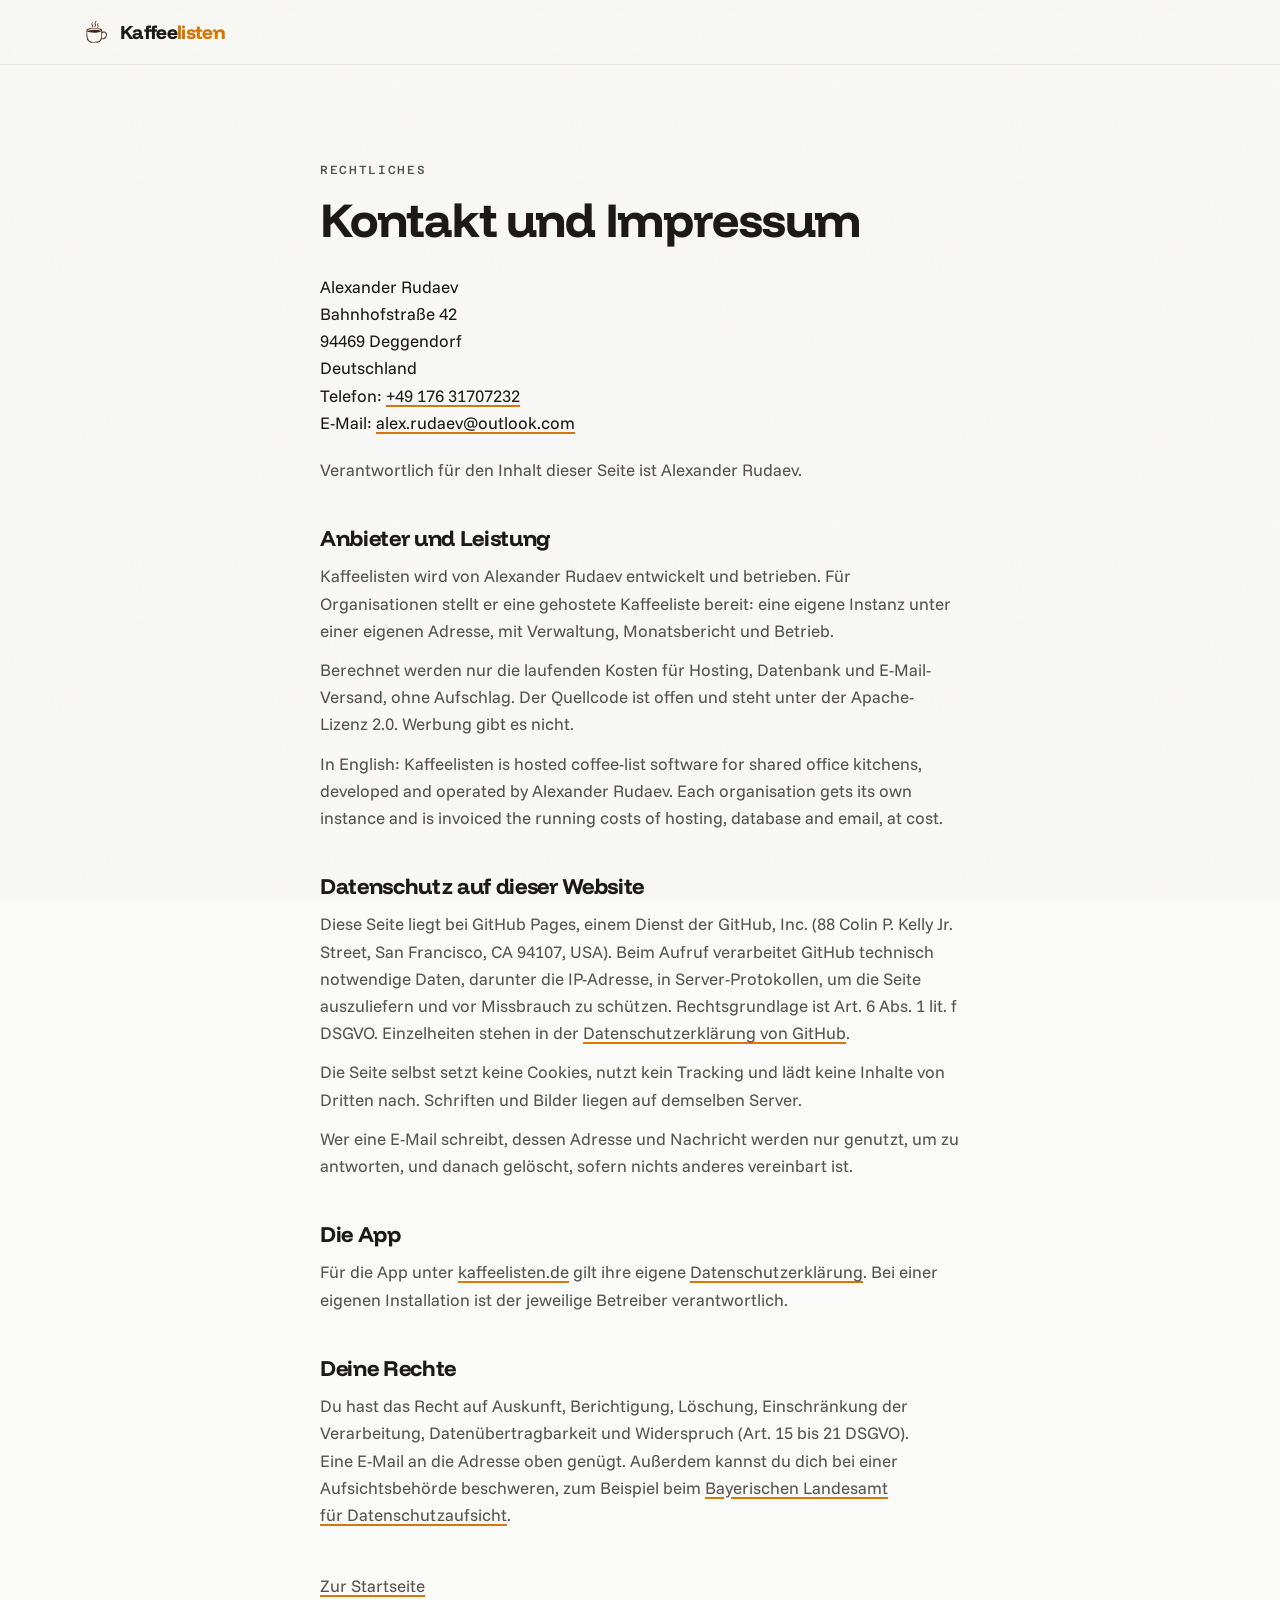
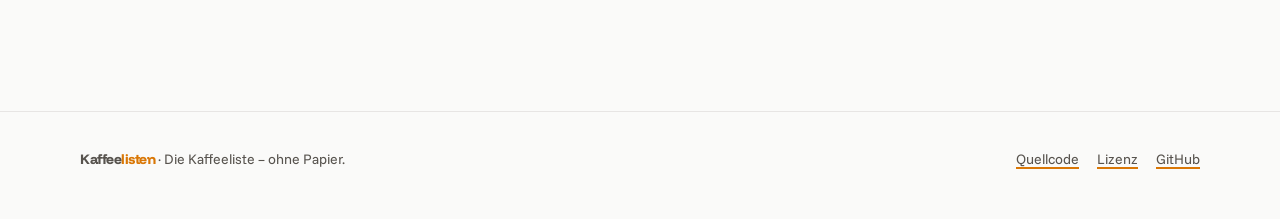
<file: impressum.html>
<!doctype html>
<html lang="de">
<head>
  <meta charset="utf-8">
  <meta name="viewport" content="width=device-width, initial-scale=1, viewport-fit=cover">
  <title>Kontakt und Impressum – Kaffeelisten</title>
  <meta name="description" content="Kontakt, Impressum und Datenschutz für die Website von Kaffeelisten.">
  <meta name="theme-color" content="#FAFAF9">
  <link rel="canonical" href="https://kaffeelisten.de/impressum.html">
  <link rel="icon" href="assets/logo.svg" type="image/svg+xml">
  <link rel="apple-touch-icon" href="assets/apple-touch-icon.png">
  <link rel="stylesheet" href="styles.css">
  <style>
    .legal { max-width: 720px; padding-top: clamp(48px, 8vw, 96px); padding-bottom: clamp(64px, 9vw, 112px); }
    .legal h1 { font-size: clamp(2rem, 4.2vw, 3rem); margin: 12px 0 28px; }
    .legal h2 { font-size: 1.375rem; letter-spacing: -0.015em; margin: 44px 0 12px; }
    .legal p, .legal li { color: var(--muted); }
    .legal p + p { margin-top: 12px; }
    .legal ul { padding-left: 1.2em; display: grid; gap: 6px; margin-top: 8px; }
    .legal address { font-style: normal; color: var(--ink); line-height: 1.6; }
  </style>
</head>
<body>
  <a class="skip" href="#inhalt">Zum Inhalt springen</a>

  <header class="top">
    <div class="wrap top__inner">
      <a class="brand" href="./" aria-label="Kaffeelisten, zur Startseite">
        <img src="assets/logo.svg" width="30" height="30" alt="">
        <span class="wordmark">Kaffee<span class="am">listen</span></span>
      </a>
    </div>
  </header>

  <main id="inhalt" class="wrap legal">
    <p class="eyebrow">Rechtliches</p>
    <h1>Kontakt und Impressum</h1>

    <address>
      Alexander Rudaev<br>
      Bahnhofstraße 42<br>
      94469 Deggendorf<br>
      Deutschland<br>
      Telefon: <a href="tel:+4917631707232">+49 176 31707232</a><br>
      E-Mail: <a href="mailto:alex.rudaev@outlook.com">alex.rudaev@outlook.com</a>
    </address>

    <p style="margin-top:20px">Verantwortlich für den Inhalt dieser Seite ist Alexander Rudaev.</p>

    <h2>Anbieter und Leistung</h2>
    <p>Kaffeelisten wird von Alexander Rudaev entwickelt und betrieben. Für Organisationen stellt er eine gehostete Kaffeeliste bereit: eine eigene Instanz unter einer eigenen Adresse, mit Verwaltung, Monatsbericht und Betrieb.</p>
    <p>Berechnet werden nur die laufenden Kosten für Hosting, Datenbank und E-Mail-Versand, ohne Aufschlag. Der Quellcode ist offen und steht unter der Apache-Lizenz 2.0. Werbung gibt es nicht.</p>
    <p lang="en">In English: Kaffeelisten is hosted coffee-list software for shared office kitchens, developed and operated by Alexander Rudaev. Each organisation gets its own instance and is invoiced the running costs of hosting, database and email, at cost.</p>

    <h2>Datenschutz auf dieser Website</h2>
    <p>Diese Seite liegt bei GitHub Pages, einem Dienst der GitHub, Inc. (88 Colin P. Kelly Jr. Street, San Francisco, CA 94107, USA). Beim Aufruf verarbeitet GitHub technisch notwendige Daten, darunter die IP-Adresse, in Server-Protokollen, um die Seite auszuliefern und vor Missbrauch zu schützen. Rechtsgrundlage ist Art. 6 Abs. 1 lit. f DSGVO. Einzelheiten stehen in der <a href="https://docs.github.com/de/site-policy/privacy-policies/github-general-privacy-statement">Datenschutzerklärung von GitHub</a>.</p>
    <p>Die Seite selbst setzt keine Cookies, nutzt kein Tracking und lädt keine Inhalte von Dritten nach. Schriften und Bilder liegen auf demselben Server.</p>
    <p>Wer eine E-Mail schreibt, dessen Adresse und Nachricht werden nur genutzt, um zu antworten, und danach gelöscht, sofern nichts anderes vereinbart ist.</p>

    <h2>Die App</h2>
    <p>Für die App unter <a href="https://kaffeelisten.de/">kaffeelisten.de</a> gilt ihre eigene <a href="https://kaffeelisten.de/datenschutz">Datenschutzerklärung</a>. Bei einer eigenen Installation ist der jeweilige Betreiber verantwortlich.</p>

    <h2>Deine Rechte</h2>
    <p>Du hast das Recht auf Auskunft, Berichtigung, Löschung, Einschränkung der Verarbeitung, Datenübertragbarkeit und Widerspruch (Art. 15 bis 21 DSGVO). Eine E-Mail an die Adresse oben genügt. Außerdem kannst du dich bei einer Aufsichtsbehörde beschweren, zum Beispiel beim <a href="https://www.lda.bayern.de/">Bayerischen Landesamt für Datenschutzaufsicht</a>.</p>

    <p style="margin-top:44px"><a href="./">Zur Startseite</a></p>
  </main>

  <footer class="foot">
    <div class="wrap foot__inner">
      <p><span class="wordmark">Kaffee<span class="am">listen</span></span> · Die Kaffeeliste – ohne Papier.</p>
      <nav aria-label="Weitere Links">
        <a href="https://github.com/kaffeelisten/kaffeelisten">Quellcode</a>
        <a href="https://github.com/kaffeelisten/kaffeelisten/blob/main/LICENSE">Lizenz</a>
        <a href="https://github.com/kaffeelisten">GitHub</a>
      </nav>
    </div>
  </footer>
</body>
</html>
</file>
<file: styles.css>
/* Kaffeelisten landing page.
   Inks and type: playbook/06-brand/02-identity.md. Layers: assets/layers (cut paper, banner.png language).
   Device frames use the real point sizes of iPad Air 11" (1180×820), iPhone 17 Pro (402×874)
   and MacBook Air 13" (1470×956). */

@font-face {
  font-family: "Funnel Display";
  src: url("assets/fonts/funnel-display-latin-wght-normal.woff2") format("woff2");
  font-weight: 300 800; font-style: normal; font-display: swap;
}
@font-face {
  font-family: "Funnel Sans";
  src: url("assets/fonts/funnel-sans-latin-wght-normal.woff2") format("woff2");
  font-weight: 300 800; font-style: normal; font-display: swap;
}
@font-face {
  font-family: "Azeret Mono";
  src: url("assets/fonts/azeret-mono-latin-wght-normal.woff2") format("woff2");
  font-weight: 100 900; font-style: normal; font-display: swap;
}

:root {
  --paper: #FAFAF9;
  --ink: #1C1917;
  --amber: #D97706;
  --amber-deep: #B45309;
  --amber-subtle: #FFFBEB;
  --kraft: #C8A882;
  --espresso: #4A2C17;
  --milk: #F5EFE6;
  --stain: #A1662F;
  --wald: #4D7C0F;
  --muted: #57534E;
  --subtle: #A8A29E;
  --line: #E7E5E4;
  --surface: #FFFFFF;
  --surface-2: #F5F5F4;

  --display: "Funnel Display", "Funnel Sans", system-ui, sans-serif;
  --sans: "Funnel Sans", system-ui, -apple-system, "Segoe UI", sans-serif;
  --mono: "Azeret Mono", ui-monospace, "SFMono-Regular", Consolas, monospace;
  --wrap: 1200px;
  --gutter: clamp(16px, 4vw, 40px);
  --radius: 16px;
}

*, *::before, *::after { box-sizing: border-box; }
html { -webkit-text-size-adjust: 100%; scroll-behavior: smooth; scroll-padding-top: 76px; }
@media (prefers-reduced-motion: reduce) { html { scroll-behavior: auto; } }

body {
  margin: 0;
  background: var(--paper);
  color: var(--ink);
  font-family: var(--sans);
  font-size: 1.0625rem;
  line-height: 1.6;
  overflow-x: clip;
}
/* Paper grain over everything, so flat areas sit with the cut-paper layers. */
body::after {
  content: ""; position: fixed; inset: 0; pointer-events: none; z-index: 100; opacity: 0.05; mix-blend-mode: multiply;
  background-image: url("data:image/svg+xml,%3Csvg xmlns='http://www.w3.org/2000/svg' width='220' height='220'%3E%3Cfilter id='n'%3E%3CfeTurbulence type='fractalNoise' baseFrequency='.85' numOctaves='3' stitchTiles='stitch'/%3E%3CfeColorMatrix values='0 0 0 0 .3 0 0 0 0 .25 0 0 0 0 .2 0 0 0 1 0'/%3E%3C/filter%3E%3Crect width='100%25' height='100%25' filter='url(%23n)'/%3E%3C/svg%3E");
}

img { display: block; max-width: 100%; height: auto; }
h1, h2, h3, p, ol, ul, figure, dl, dd { margin: 0; }
h1, h2, h3 { font-family: var(--display); font-weight: 750; letter-spacing: -0.025em; line-height: 1.06; text-wrap: balance; }
p { text-wrap: pretty; }
a { color: inherit; text-decoration-color: var(--amber); text-decoration-thickness: 2px; text-underline-offset: 3px; }
:focus-visible { outline: 3px solid var(--amber); outline-offset: 3px; border-radius: 6px; }

.wrap { max-width: var(--wrap); margin: 0 auto; padding: 0 var(--gutter); }
.num { font-family: var(--mono); font-weight: 500; font-variant-numeric: tabular-nums; }
p .num { font-family: var(--sans); font-weight: 600; }
.visually-hidden { position: absolute; width: 1px; height: 1px; overflow: hidden; clip-path: inset(50%); white-space: nowrap; }
.skip { position: absolute; left: 16px; top: -100px; z-index: 200; background: var(--ink); color: var(--paper); padding: 10px 14px; border-radius: 8px; }
.skip:focus { top: 12px; }

.wordmark { font-family: var(--display); font-weight: 800; letter-spacing: -0.035em; white-space: nowrap; }
.am { color: var(--amber); }

.eyebrow {
  font-family: var(--mono); font-weight: 500; font-size: 0.74rem; letter-spacing: 0.14em;
  text-transform: uppercase; color: var(--amber-deep); margin-bottom: 14px;
}
.lede { font-size: clamp(1.0625rem, 1.6vw, 1.25rem); color: var(--muted); }

/* Buttons */
.btn {
  display: inline-flex; align-items: center; justify-content: center; gap: 10px;
  min-height: 52px; padding: 0 24px; border-radius: 999px; border: 1.5px solid transparent;
  font: inherit; font-size: 1rem; font-weight: 650; letter-spacing: -0.005em; line-height: 1;
  text-decoration: none; cursor: pointer; white-space: nowrap;
  transition: background-color .15s, color .15s, border-color .15s, box-shadow .15s, transform .1s;
}
.btn:active { transform: translateY(1px); }
.btn svg { width: 20px; height: 20px; flex: none; }
.btn--primary { background: var(--amber); color: var(--ink);
  box-shadow: inset 0 1px 0 rgb(255 255 255 / .28), 0 1px 2px rgb(74 44 23 / .25), 0 8px 18px -10px rgb(180 83 9 / .7); }
.btn--primary:hover { background: #E8850F; }
.btn--go { padding-right: 20px; }
.btn--go svg { transition: transform .15s; }
.btn--go:hover svg { transform: translateX(3px); }
.btn--ghost { background: rgb(255 255 255 / .6); border-color: rgb(28 25 23 / .85); color: var(--ink); padding-left: 20px; }
.btn--ghost:hover { background: var(--ink); border-color: var(--ink); color: var(--paper); }
@media (prefers-reduced-motion: reduce) { .btn, .btn--go svg { transition: none; } .btn--go:hover svg { transform: none; } }

.checks { list-style: none; padding: 0; display: flex; flex-wrap: wrap; gap: 8px 20px; color: var(--muted); font-size: 0.9375rem; }
.checks li { display: inline-flex; align-items: center; gap: 8px; }
.checks svg { width: 16px; height: 16px; color: var(--wald); flex: none; }

/* ───────── Header ───────── */
.top {
  position: sticky; top: 0; z-index: 50;
  background: color-mix(in srgb, var(--paper) 86%, transparent);
  backdrop-filter: saturate(1.2) blur(10px); -webkit-backdrop-filter: saturate(1.2) blur(10px);
  border-bottom: 1px solid color-mix(in srgb, var(--line) 70%, transparent);
}
.top__inner { display: flex; align-items: center; gap: 24px; min-height: 64px; }
.brand { display: inline-flex; align-items: center; gap: 10px; text-decoration: none; font-size: 1.2rem; margin-right: auto; }
.brand img { width: 30px; height: 30px; border-radius: 7px; }
.nav { list-style: none; padding: 0; display: flex; gap: 22px; font-size: 0.9375rem; }
.nav a { text-decoration: none; color: var(--muted); }
.nav a:hover { color: var(--ink); }
.top .btn { min-height: 40px; padding: 0 18px; font-size: 0.9375rem; }
/* Below 980px the links do not fit beside the wordmark and the button, so the
   header wraps to a second line. They used to be set to display:none with
   nothing in their place, which left a phone with no navigation at all.
   The row is styled as a section index in the page's own eyebrow voice –
   uppercase, letterspaced, in ink – rather than as five muted links adrift
   under the header, which is what made it read as an afterthought. */
@media (max-width: 980px) {
  .top__inner { flex-wrap: wrap; row-gap: 0; }
  .top__inner > nav {
    order: 3; width: 100%; margin-top: 2px;
    border-top: 1px solid color-mix(in srgb, var(--line) 60%, transparent);
    -webkit-mask-image: linear-gradient(90deg, #000 90%, transparent);
    mask-image: linear-gradient(90deg, #000 90%, transparent);
  }
  .nav {
    gap: 22px; overflow-x: auto; padding: 11px 0 12px;
    scrollbar-width: none; -webkit-overflow-scrolling: touch;
  }
  .nav::-webkit-scrollbar { display: none; }
  .nav li { flex: 0 0 auto; }
  .nav a {
    white-space: nowrap; color: var(--ink);
    font-size: 0.75rem; font-weight: 700;
    text-transform: uppercase; letter-spacing: 0.08em;
  }
}

/* Narrow phones: the wordmark and the action keep their line. Letting the
   button drop under the wordmark gave the header three stacked rows and no
   weight at all – the thing it is supposed to have. */
@media (max-width: 520px) {
  .top__inner { gap: 12px; min-height: 58px; }
  .brand { font-size: 1.05rem; gap: 8px; }
  .brand img { width: 26px; height: 26px; }
  .top .btn { min-height: 36px; padding: 0 14px; font-size: 0.875rem; }
}


/* ───────── Hero: paper field torn open onto the amber planes ───────── */
.hero { position: relative; isolation: isolate; --h: clamp(620px, 88vh, 820px); min-height: var(--h); display: grid; align-items: center; overflow: hidden; }
.hero__planes { position: absolute; z-index: -2; inset: 0 0 0 42%; }
.hero__planes img, .band__bg img { width: 100%; height: 100%; object-fit: cover; }
.hero__planes img { object-position: 30% 50%; }
/* The torn stack (paper over kraft, shadows baked in): solid paper up to 54% of its width,
   the paper tear wanders between 54% and 66%, the kraft one beyond it. --x is where it sits. */
.hero { --tw: calc(var(--h) * 0.578); --x: 54%; }
.hero__tear { position: absolute; z-index: -1; top: 0; bottom: 0; height: 100%; width: var(--tw); max-width: none;
  left: calc(var(--x) - var(--tw) * 0.6); }
.hero__fill { position: absolute; z-index: -1; top: 0; bottom: 0; left: 0; width: calc(var(--x) - var(--tw) * 0.06 + 2px); background: var(--paper); }
.hero__grid { width: 100%; display: grid; grid-template-columns: minmax(0, 46fr) minmax(0, 54fr); gap: 40px; align-items: center; padding-block: 56px; }
.hero__copy { max-width: 540px; }
.hero h1 { font-size: clamp(2.6rem, 5.4vw, 4.4rem); margin-bottom: 22px; }
.hero h1 .am { display: block; }
.hero .lede { margin-bottom: 30px; max-width: 34em; }
.hero__ctas { display: flex; flex-wrap: wrap; gap: 12px; margin-bottom: 22px; }
.hero__stage { position: relative; padding: 2% 0 9% 4%; }
.hero__stage .ipad { width: 88%; transform: rotate(-2deg); }
.hero__stage .iphone { position: absolute; width: 27%; right: 0; bottom: 0; transform: rotate(3deg); }

@media (max-width: 900px) {
  .hero { --h: auto; min-height: 0; display: block; }
  .hero > .hero__planes, .hero > .hero__tear, .hero > .hero__fill { display: none; }
  .hero__grid { grid-template-columns: 1fr; padding: 36px 0 0; gap: 0; }
  .hero__copy { padding: 0 var(--gutter) 28px; max-width: none; }
  .hero__grid.wrap { padding-inline: 0; }
  .hero__stage { padding: 14vw var(--gutter) 12vw; overflow: hidden; position: relative; isolation: isolate; }
  .hero__stage::before { content: ""; position: absolute; inset: 0; z-index: -2; background: url("assets/layers/planes-1280.webp") 30% 50% / cover; }
  .hero__stage::after { content: ""; position: absolute; z-index: -1; left: 0; right: 0; top: -2px; height: var(--edge-h);
    background: url("assets/layers/edge-warm-2560.webp") 20% 0 / auto 100% repeat-x; }
  .hero__stage .ipad { width: 86%; }
  .hero__stage .iphone { width: 29%; right: var(--gutter); bottom: 6vw; }
}

/* ───────── Sections ───────── */
.section { padding: clamp(72px, 10vw, 128px) 0; position: relative; }
.head { text-align: center; max-width: 720px; margin: 0 auto clamp(36px, 5vw, 56px); }
.head h2, .split h2 { font-size: clamp(2rem, 4.2vw, 3.2rem); margin-bottom: 16px; }
.head .lede { margin: 0 auto; }

/* Torn bands: a coloured layer with paper torn over its top and bottom. */
.band { position: relative; isolation: isolate; padding: calc(clamp(72px, 10vw, 128px) + 4vw) 0; }
.band__bg { position: absolute; inset: 0; z-index: -2; }
/* The light band's layer is a calm milk field with its paper planes only at the edges. */
.band--light { background: var(--milk); }
.band__bg--edges { background: url("assets/layers/band-light-left-1440.webp") left center / auto 100% no-repeat,
  url("assets/layers/band-light-right-1440.webp") right center / auto 100% no-repeat; }
@media (max-width: 1100px) { .band__bg--edges { background-image: url("assets/layers/band-light-left-720.webp"), url("assets/layers/band-light-right-720.webp"); } }
@media (max-width: 860px) { .band--light .band__bg { display: none; } }
/* Edges: stacks of torn paper (paper, amber, kraft, espresso) with their shadows baked in.
   They tile seamlessly along x at full resolution instead of being stretched. */
:root { --edge-h: clamp(64px, 9vw, 140px); }
.band::before, .band::after {
  content: ""; position: absolute; left: 0; right: 0; z-index: -1; height: var(--edge-h); pointer-events: none;
  background: url("assets/layers/edge-warm-5120.webp") 0 0 / auto 100% repeat-x;
}
.band--dark::before, .band--dark::after { background-image: url("assets/layers/edge-dark-5120.webp"); height: calc(var(--edge-h) * 1.15); }
.band::before { top: -1px; }
.band::after { bottom: -1px; transform: scale(-1, -1); background-position: 61% 0; }
@media (max-width: 800px) {
  .band::before, .band::after { background-image: url("assets/layers/edge-warm-2560.webp"); }
  .band--dark::before, .band--dark::after { background-image: url("assets/layers/edge-dark-2560.webp"); }
}
.band--dark { color: var(--paper); }
.band--dark .lede, .band--dark p { color: #E7E0D6; }
.band--dark .eyebrow { color: #F4B860; }

/* Why cards */
.cards { display: grid; gap: 16px; grid-template-columns: repeat(4, minmax(0, 1fr)); }
@media (max-width: 1040px) { .cards { grid-template-columns: repeat(2, minmax(0, 1fr)); } }
@media (max-width: 600px) { .cards { grid-template-columns: 1fr; } }
.card { background: var(--surface); border: 1px solid var(--line); border-radius: var(--radius); padding: 26px 24px 24px; }
.card h3 { font-size: 1.125rem; letter-spacing: -0.015em; margin: 18px 0 8px; line-height: 1.25; }
.card p { color: var(--muted); font-size: 0.975rem; }
.icon { width: 44px; height: 44px; border-radius: 12px; display: grid; place-items: center; background: var(--amber-subtle); color: var(--amber-deep); }
.icon svg { width: 22px; height: 22px; }

/* Steps with devices */
.steps { list-style: none; padding: 0; display: grid; gap: clamp(28px, 3vw, 40px); grid-template-columns: repeat(3, minmax(0, 1fr)); align-items: start; }
.steps li { display: grid; gap: 22px; justify-items: center; text-align: center; }
.steps .device-slot { width: 100%; display: grid; justify-items: center; align-items: end; }
/* The step gallery is portrait, at every width, and there is no device chooser.
   Both decisions come from the same arithmetic: three steps side by side give
   each one about 360px, and a tablet screenshot is 1180px of interface – at
   that width it renders near 30% and the app's own text becomes unreadable.
   A phone screenshot is 402px native, so the same column shows it at roughly
   full size. The tablet is where it can be read: the hero and the preview. */
.steps .iphone { width: min(100%, 340px); }
.step-n { width: 34px; height: 34px; border-radius: 50%; display: grid; place-items: center; background: var(--amber); color: var(--ink); font-family: var(--mono); font-weight: 500; font-size: 0.9rem; margin: 0 auto 10px; }
.steps h3 { font-size: 1.3rem; margin-bottom: 6px; }
.steps p { color: var(--muted); max-width: 32ch; margin: 0 auto; }
/* Captions sit on their own milk sheet, a layer above the band's paper planes. */
.steps li > div:not(.device-slot) { background: var(--milk); border-radius: 18px; padding: 18px 20px 22px; box-shadow: 0 1px 0 rgb(255 255 255 / .7) inset, 0 10px 24px -16px rgb(74 44 23 / .45); width: 100%; }
@media (max-width: 860px) {
  .steps { grid-template-columns: 1fr; gap: 56px; }
}

/* Try it */
.try { display: grid; grid-template-columns: minmax(0, 4fr) minmax(0, 8fr); gap: clamp(28px, 4vw, 64px); align-items: center; }
.try__copy h2 { font-size: clamp(2rem, 4.2vw, 3.2rem); margin-bottom: 16px; }
.try__copy .note { margin-top: 18px; font-size: 0.9375rem; color: var(--muted); }
.try__device .iphone { display: none; width: min(100%, 360px); margin: 0 auto; }
@media (max-width: 900px) {
  .try { grid-template-columns: 1fr; }
  .try__copy { text-align: center; }
}
@media (max-width: 640px) {
  .try__device .ipad { display: none; }
  .try__device .iphone { display: block; }
}

/* Split layout */
.split { display: grid; grid-template-columns: minmax(0, 5fr) minmax(0, 7fr); gap: clamp(32px, 5vw, 72px); align-items: center; }
.split--flip { grid-template-columns: minmax(0, 7fr) minmax(0, 5fr); }
.split--flip > :first-child { order: 2; }
@media (max-width: 900px) { .split, .split--flip { grid-template-columns: 1fr; } .split--flip > :first-child { order: 0; } }
.feats { list-style: none; padding: 0; display: grid; gap: 18px; margin-top: 26px; }
.feats li { display: grid; grid-template-columns: 36px 1fr; gap: 14px; align-items: start; }
.feats .icon { width: 36px; height: 36px; border-radius: 10px; }
.feats .icon svg { width: 18px; height: 18px; }
.feats strong { display: block; font-weight: 700; }
.feats span { color: var(--muted); font-size: 0.975rem; }
.band--dark .feats span { color: #D6CCBF; }
.band--dark .feats .icon { background: rgb(250 250 249 / .1); color: #F4B860; }

/* Month-end */
.month { display: grid; grid-template-columns: minmax(0, 6fr) minmax(0, 5fr); gap: clamp(32px, 5vw, 72px); align-items: center; }
@media (max-width: 900px) { .month { grid-template-columns: 1fr; } }
.month h2 { font-size: clamp(2rem, 4.2vw, 3.2rem); margin-bottom: 16px; }
.timeline { list-style: none; padding: 0; margin-top: 30px; display: grid; }
.timeline li { display: grid; grid-template-columns: 112px 1fr; gap: 16px; padding: 14px 0; border-top: 1px solid rgb(250 250 249 / .16); }
.timeline .num { color: #F4B860; font-size: 0.875rem; padding-top: 2px; }
.sheet { position: relative; justify-self: center; width: min(100%, 470px); }
.sheet img { width: 100%; border-radius: 4px; transform: rotate(2deg); box-shadow: 0 1px 0 rgb(0 0 0 / .2), 0 24px 48px -18px rgb(0 0 0 / .55); }
.sheet figcaption { width: fit-content; margin: 26px auto 0; padding: 6px 14px; border-radius: 999px; font-size: 0.8125rem; color: var(--paper); background: rgb(28 25 23 / .82); text-align: center; }

/* Getting started */
.how3 { display: grid; gap: 16px; grid-template-columns: repeat(3, minmax(0, 1fr)); }
@media (max-width: 900px) { .how3 { grid-template-columns: 1fr; } }
.how3 .step-n { margin: 0 0 4px; }

/* FAQ */
.faq { max-width: 760px; margin: 0 auto; display: grid; gap: 10px; }
.faq details { background: var(--surface); border: 1px solid var(--line); border-radius: 14px; }
.faq summary { list-style: none; cursor: pointer; padding: 18px 22px; font-weight: 650; display: flex; justify-content: space-between; gap: 16px; align-items: center; }
.faq summary::-webkit-details-marker { display: none; }
.faq summary::after { content: ""; width: 10px; height: 10px; flex: none; border-right: 2px solid var(--ink); border-bottom: 2px solid var(--ink); transform: rotate(45deg) translate(-2px, -2px); transition: transform .15s; }
.faq details[open] summary::after { transform: rotate(-135deg) translate(-2px, -2px); }
.faq details p { padding: 0 22px 20px; color: var(--muted); }

/* Closing: the banner, set live */
.closing { position: relative; isolation: isolate; overflow: hidden; --h: clamp(380px, 44vw, 560px); min-height: var(--h); display: grid; align-items: center; }
.closing .hero__planes { inset: 0 0 0 68%; }
.closing { --tw: calc(var(--h) * 0.578); --x: 77%; }
.closing__copy { display: grid; gap: 18px; justify-items: start; max-width: 640px; }
.closing .wordmark { font-size: clamp(3rem, 6.6vw, 6.2rem); line-height: 0.9; }
.closing p { font-size: clamp(1.125rem, 2vw, 1.5rem); }
@media (max-width: 760px) {
  .closing { --h: auto; min-height: 0; padding: 64px 0 calc(64px + 34vw); }
  .closing .hero__planes { inset: auto 0 0 0; height: calc(34vw + 40px); }
  .closing .hero__tear, .closing .hero__fill { display: none; }
  .closing .hero__planes::before { content: ""; position: absolute; left: 0; right: 0; top: -1px; height: var(--edge-h); background: url("assets/layers/edge-warm-2560.webp") 40% 0 / auto 100% repeat-x; z-index: 1; }
}

/* Footer */
.foot { padding: 36px 0 48px; color: var(--muted); font-size: 0.875rem; border-top: 1px solid var(--line); }
.foot__inner { display: flex; flex-wrap: wrap; justify-content: space-between; gap: 12px 32px; }
.foot nav { display: flex; gap: 18px; flex-wrap: wrap; }
.foot .small { flex-basis: 100%; font-size: 0.8125rem; color: #78716C; }

/* ───────── Devices ─────────
   Each frame is a container; sizes are in device points (--pt) so bezels, radii, the Dynamic
   Island and the status bars keep the real proportions at any width. */
.ipad, .iphone, .mac { container-type: inline-size; }
/* Black glass inside a thin metal band (the aluminium edge you see from the front). */
.device__body {
  position: relative; border-style: solid; border-color: transparent;
  background: linear-gradient(#0D0C0B, #0D0C0B) padding-box,
    linear-gradient(150deg, #CFCBC5 0%, #7D7873 22%, #B8B3AD 48%, #65615C 74%, #A9A49E 100%) border-box;
  box-shadow: 0 1px 0 rgb(255 255 255 / .35) inset, 0 34px 70px -30px rgb(28 25 23 / .6), 0 12px 24px -14px rgb(28 25 23 / .35), 0 2px 4px rgb(28 25 23 / .18);
}
.device__body .screen { box-shadow: 0 0 0 1px rgb(255 255 255 / .05); }
.screen { position: relative; overflow: hidden; background: var(--paper); display: flex; flex-direction: column; }
.screen > img, .screen > .kiosk-host { width: 100%; flex: none; }
.statusbar { flex: none; display: flex; align-items: center; justify-content: space-between; color: var(--ink); font-weight: 600; background: var(--paper); line-height: 1; }
.statusbar .sb-r { display: flex; align-items: center; height: 100%; }
.statusbar .sb-r svg { display: block; height: 100%; width: auto; }
.homebar { flex: 1; position: relative; background: var(--paper); }
.homebar::after { content: ""; position: absolute; left: 50%; transform: translateX(-50%); background: var(--ink); border-radius: 99px; }

/* iPad Air 11" (M3), landscape. Body 247.6 × 178.5 mm, display 227.0 × 157.8 mm (2360 × 1640 px at
   264 ppi), so the bezel is 10.3 mm = 4.16 % of the body width, all round. 1180×820 pt, display
   radius 18 pt. The front camera sits on the long edge, top centre in landscape. */
.ipad .device__body { --pt: calc(91.68cqw / 1180); border-width: 0.42cqw; padding: 3.74cqw; border-radius: calc(18 * var(--pt) + 4.16cqw); }
.ipad .screen { aspect-ratio: 1180 / 820; border-radius: calc(18 * var(--pt)); }
.ipad .statusbar { height: calc(24 * var(--pt)); padding: 0 calc(20 * var(--pt)); font-size: calc(12 * var(--pt)); }
.ipad .statusbar .sb-r { gap: calc(5 * var(--pt)); padding: calc(7 * var(--pt)) 0; }
.ipad .homebar::after { width: calc(310 * var(--pt)); height: calc(5 * var(--pt)); bottom: calc(7 * var(--pt)); }
.ipad .device__body::before { content: ""; position: absolute; left: 50%; top: 1.66cqw; width: 0.62cqw; height: 0.62cqw; transform: translate(-50%, -50%); border-radius: 50%; background: radial-gradient(circle at 35% 35%, #3B4A5A 0 22%, #15181C 45%, #050505 70%); box-shadow: 0 0 0 0.12cqw #1A1918; }

/* iPhone 17 Pro: 402×874 pt. Display radius 55 pt, Dynamic Island 125×37 pt at 11 pt. */
/* iPhone 17 Pro: body 150.0 × 71.9 mm, display 6.3 in (2622 × 1206 px at 460 ppi, 66.6 mm wide),
   so frame plus bezel is 2.65 mm = 3.69 % of the width. */
.iphone .device__body { --pt: calc(92.62cqw / 402); border-width: 0.95cqw; padding: 2.74cqw; border-radius: calc(55 * var(--pt) + 3.69cqw); }
.iphone .screen { aspect-ratio: 402 / 874; border-radius: calc(55 * var(--pt)); }
.iphone .screen::before { content: ""; position: absolute; z-index: 3; top: calc(11 * var(--pt)); left: 50%; width: calc(125 * var(--pt)); height: calc(37 * var(--pt)); transform: translateX(-50%); border-radius: 99px; background: #0C0A09; }
.iphone .statusbar { height: calc(62 * var(--pt)); padding: calc(4 * var(--pt)) calc(32 * var(--pt)) 0 calc(50 * var(--pt)); font-size: calc(17 * var(--pt)); }
.iphone .statusbar .sb-r { gap: calc(6 * var(--pt)); height: calc(13 * var(--pt)); }
.iphone .homebar::after { width: calc(134 * var(--pt)); height: calc(5 * var(--pt)); bottom: calc(8 * var(--pt)); }

/* MacBook Air 13" (M4): 1470×956 pt, menu bar 37 pt with the notch, browser toolbar 52 pt. */
.mac { width: 90%; margin: 0 auto; }
.mac .lid { --pt: calc(95.4cqw / 1470); background: #1C1917; padding: 2.3cqw 2.3cqw 2.6cqw; border-radius: 2.6cqw 2.6cqw 0.6cqw 0.6cqw; box-shadow: inset 0 0 0 1px #3A3532; }
.mac .screen { aspect-ratio: 1470 / 956; border-radius: calc(10 * var(--pt)) calc(10 * var(--pt)) 0 0; }
.mac .menubar { flex: none; height: calc(37 * var(--pt)); background: #F2EFEA; display: flex; align-items: center; gap: calc(22 * var(--pt)); padding: 0 calc(18 * var(--pt)); font-size: calc(13.5 * var(--pt)); font-weight: 700; color: var(--ink); position: relative; }
.mac .menubar span + span { font-weight: 500; }
.mac .menubar::after { content: ""; position: absolute; left: 50%; top: 0; transform: translateX(-50%); width: calc(190 * var(--pt)); height: calc(33 * var(--pt)); background: #1C1917; border-radius: 0 0 calc(10 * var(--pt)) calc(10 * var(--pt)); }
.mac .toolbar { flex: none; height: calc(52 * var(--pt)); background: #F7F5F2; border-bottom: 1px solid var(--line); display: flex; align-items: center; gap: calc(14 * var(--pt)); padding: 0 calc(16 * var(--pt)); }
.mac .lights { display: flex; gap: calc(8 * var(--pt)); }
.mac .lights i { width: calc(12 * var(--pt)); height: calc(12 * var(--pt)); border-radius: 50%; background: #D6D3D1; display: block; }
.mac .url { flex: 1; max-width: calc(560 * var(--pt)); margin: 0 auto; height: calc(32 * var(--pt)); border-radius: calc(9 * var(--pt)); background: #ECE9E4; display: flex; align-items: center; justify-content: center; gap: calc(6 * var(--pt)); font-size: calc(13 * var(--pt)); color: var(--muted); }
.mac .url svg { width: calc(11 * var(--pt)); height: calc(11 * var(--pt)); }
.mac .base { position: relative; width: 112%; margin-left: -6%; height: 2.6cqw; background: linear-gradient(#D6D3D1, #A8A29E); border-radius: 0 0 2.4cqw 2.4cqw / 0 0 2cqw 2cqw; }
.mac .base::before { content: ""; position: absolute; left: 50%; top: 0; transform: translateX(-50%); width: 14%; height: 40%; background: #8F8A86; border-radius: 0 0 1cqw 1cqw; }

/* ───────── The live kiosk: a rebuild of the app's member flow ─────────
   Drawn at the device's own viewport in CSS pixels and scaled to the frame. */
.kiosk-host { position: relative; overflow: hidden; }
.ipad .kiosk-host { aspect-ratio: 1180 / 776; }
.iphone .kiosk-host { aspect-ratio: 402 / 778; }
.kiosk {
  position: absolute; top: 0; left: 0; transform-origin: 0 0; transform: scale(var(--k, 0.5));
  background: #FAFAF9; color: #1C1917; font-family: var(--sans); font-size: 16px; line-height: 1.5;
  display: flex; flex-direction: column;
}
.ipad .kiosk { width: 1180px; height: 776px; }
.iphone .kiosk { width: 402px; height: 778px; }
.kiosk button { -webkit-tap-highlight-color: transparent; }
.k-start { flex: 1; display: flex; flex-direction: column; align-items: center; justify-content: center; gap: 28px; position: relative; padding: 24px; text-align: center; }
.k-start svg { width: 160px; height: auto; color: #57534E; }
.iphone .k-start svg { width: 112px; }
.k-start h3 { font-size: 48px; font-weight: 700; letter-spacing: -0.025em; line-height: 1; }
.iphone .k-start h3 { font-size: 30px; }
.k-start p { font-size: 20px; color: #57534E; margin-top: 10px; }
.k-start small { position: absolute; bottom: 24px; left: 0; right: 0; font-size: 12px; letter-spacing: 0.06em; text-transform: uppercase; color: #A8A29E; }
.k-btn { appearance: none; border: 0; border-radius: 12px; font: inherit; font-weight: 600; font-size: 18px; padding: 0 28px; min-height: 56px; cursor: pointer; display: inline-flex; align-items: center; gap: 8px; justify-content: center; }
.k-btn--primary { background: #D97706; color: #fff; }
.k-btn--primary:hover { background: #B45309; }
.k-btn--secondary { background: #fff; color: #1C1917; border: 1px solid #E7E5E4; }
.k-btn svg { width: 18px; height: 18px; }
.k-top { flex: none; height: 64px; display: grid; grid-template-columns: 1fr auto 1fr; align-items: center; padding: 0 24px; }
.k-back { appearance: none; border: 0; background: none; font: inherit; font-size: 16px; color: #1C1917; display: inline-flex; align-items: center; gap: 6px; cursor: pointer; justify-self: start; padding: 8px 0; }
.k-back svg { width: 18px; height: 18px; }
.k-dots { display: flex; gap: 6px; }
.k-dots i { width: 8px; height: 8px; border-radius: 99px; background: #E7E5E4; }
.k-dots i.on { background: #D97706; }
.k-dots i.cur { width: 24px; background: #D97706; }
.k-tenant { justify-self: end; text-align: right; font-size: 12px; line-height: 1.35; color: #57534E; }
.k-body { flex: 1; overflow: hidden; width: 100%; max-width: 720px; margin: 0 auto; padding: 20px 24px 24px; display: flex; flex-direction: column; }
.k-body--wide { max-width: 1040px; }
.k-kicker { font-size: 13px; font-weight: 600; letter-spacing: 0.06em; text-transform: uppercase; color: #57534E; margin-bottom: 4px; }
.k-h { font-size: 30px; font-weight: 700; letter-spacing: -0.025em; line-height: 1.2; }
.k-sub { font-size: 18px; color: #57534E; margin-top: 4px; }
.k-list { display: flex; flex-direction: column; gap: 12px; margin-top: 28px; }
.k-tile { appearance: none; width: 100%; min-height: 72px; display: flex; align-items: center; gap: 16px; padding: 20px 24px; text-align: left; font: inherit; color: inherit; background: #fff; border: 1px solid #E7E5E4; border-radius: 12px; box-shadow: 0 1px 2px rgb(0 0 0 / .05); cursor: pointer; }
.k-tile:hover { background: #F5F5F4; border-color: #A8A29E; }
.k-tile b { flex: 1; font-size: 20px; font-weight: 600; display: flex; flex-direction: column; gap: 2px; }
.k-tile b small { font-size: 14px; font-weight: 400; color: #57534E; }
.k-tile .arr { width: 32px; height: 32px; border-radius: 8px; display: grid; place-items: center; flex: none; }
.k-tile .arr svg { width: 16px; height: 16px; }
.iphone .k-tile { padding: 18px 16px; }
.iphone .k-tile b { font-size: 18px; }
.k-or { font-size: 13px; font-weight: 500; letter-spacing: 0.06em; text-transform: uppercase; color: #57534E; margin: 8px 0 -2px; }
.k-add { font-size: 15px; color: #57534E; display: inline-flex; gap: 8px; align-items: center; padding: 10px 12px; }
.k-tabs { display: flex; gap: 8px; margin-top: 20px; }
.k-tab { appearance: none; font: inherit; font-size: 15px; font-weight: 500; padding: 6px 16px; border-radius: 99px; border: 1px solid #E7E5E4; background: #fff; color: #1C1917; cursor: pointer; }
.k-tab.on { border-color: #D97706; background: #FFFBEB; color: #B45309; box-shadow: 0 0 0 1px #D97706; }
.k-grid { display: grid; grid-template-columns: repeat(3, minmax(0, 1fr)); gap: 12px; margin-top: 20px; }
.iphone .k-grid { grid-template-columns: 1fr; gap: 10px; }
.k-item { appearance: none; position: relative; text-align: left; font: inherit; color: inherit; background: #fff; border: 1px solid #E7E5E4; border-radius: 12px; padding: 16px 20px; min-height: 110px; display: flex; flex-direction: column; justify-content: flex-end; gap: 2px; cursor: pointer; }
.iphone .k-item { min-height: 88px; }
.k-item:hover { border-color: #A8A29E; }
.k-item.sel { background: #FFFBEB; border-color: #D97706; box-shadow: 0 0 0 2px #D97706; }
/* In the flow, not absolutely placed. The icon used to sit at top:14px over a
   card whose text was pinned to the bottom, which only worked while the card
   was tall enough to keep them apart: at 88px on a phone the cup landed on the
   first letters of the name. `margin-bottom: auto` keeps the same picture –
   icon at the top, text at the bottom – and cannot collide at any height. */
.k-item .cup { display: block; width: 18px; height: 18px; margin-bottom: auto; color: #57534E; }
.k-item.sel .cup { color: #B45309; }
.k-item b { font-size: 18px; font-weight: 600; }
.k-item span { font-size: 14px; color: #57534E; }
.k-qty { position: absolute; right: 14px; bottom: 14px; display: flex; align-items: center; gap: 10px; font-weight: 600; }
.k-qty i { font-style: normal; min-width: 1ch; text-align: center; }
.k-qty b.k-step { width: 28px; height: 28px; border-radius: 8px; background: #FDE7C2; color: #B45309; display: grid; place-items: center; font-size: 16px; font-weight: 700; }
.k-bar { flex: none; height: 84px; border-top: 1px solid #E7E5E4; background: #fff; display: flex; align-items: center; gap: 12px; padding: 0 40px; }
.k-bar .count { margin-right: auto; font-size: 15px; color: #57534E; }
.iphone .k-bar { padding: 0 16px; height: 76px; }
.iphone .k-bar .count { font-size: 13px; }
.iphone .k-bar .k-btn { font-size: 16px; padding: 0 16px; min-height: 48px; }
.k-sum { margin-top: 28px; background: #fff; border: 1px solid #E7E5E4; border-radius: 12px; }
.k-sum div { display: flex; justify-content: space-between; gap: 16px; align-items: baseline; padding: 16px 20px; border-top: 1px solid #E7E5E4; }
.k-sum div:first-child { border-top: 0; }
.k-sum dt { font-size: 12px; font-weight: 500; letter-spacing: 0.06em; text-transform: uppercase; color: #57534E; }
.k-sum dd { font-size: 18px; font-weight: 600; text-align: right; }
.k-sum .line dt { font-size: 15px; letter-spacing: 0; text-transform: none; color: #1C1917; font-weight: 400; }
.k-done { flex: 1; display: flex; flex-direction: column; align-items: center; justify-content: center; gap: 10px; text-align: center; padding: 24px; }
.k-done .ok { width: 72px; height: 72px; border-radius: 50%; background: #D97706; color: #fff; display: grid; place-items: center; margin-bottom: 14px; }
.k-done .ok svg { width: 34px; height: 34px; }
.k-done p.big { font-size: 36px; font-weight: 700; letter-spacing: -0.025em; }
.k-done p.small { font-size: 15px; color: #57534E; }
.k-done .k-back { margin-top: 18px; justify-self: center; font-weight: 600; }
.k-done .tiny { font-size: 12px; color: #A8A29E; }
</file>
